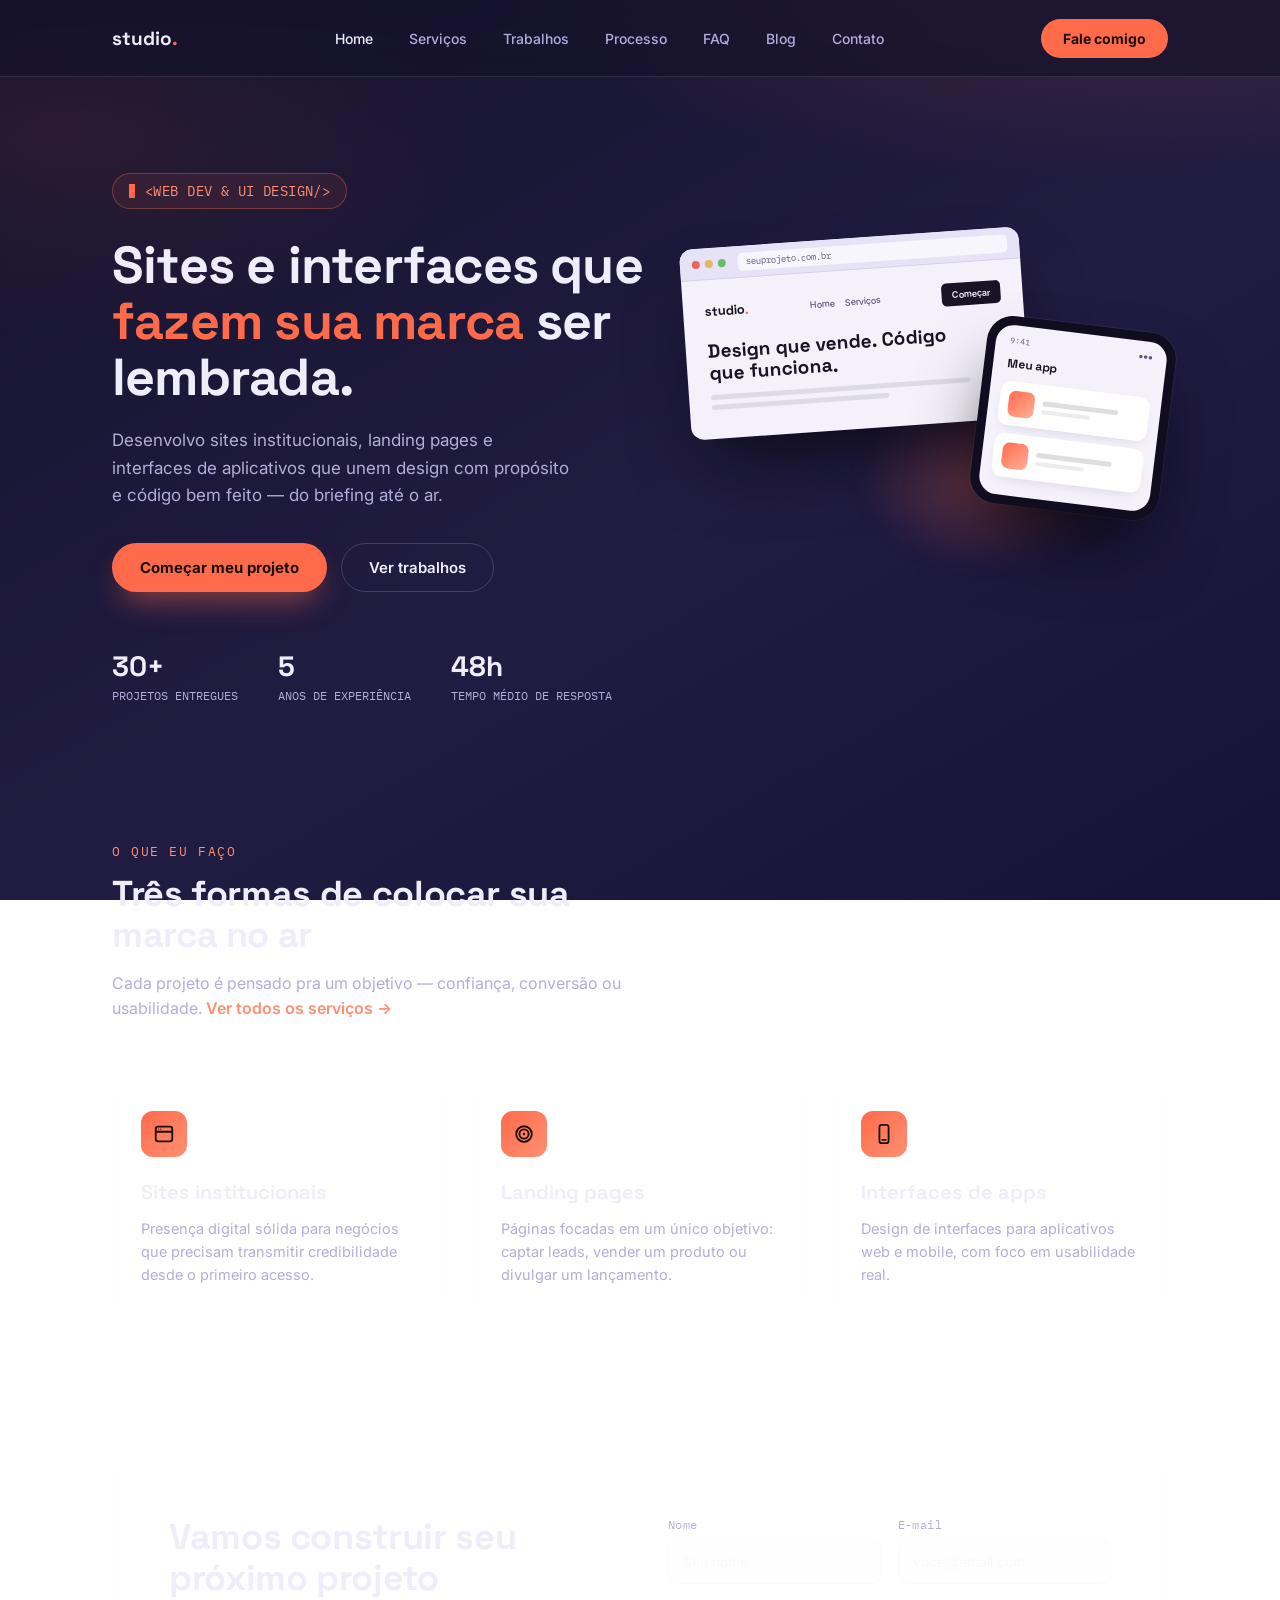
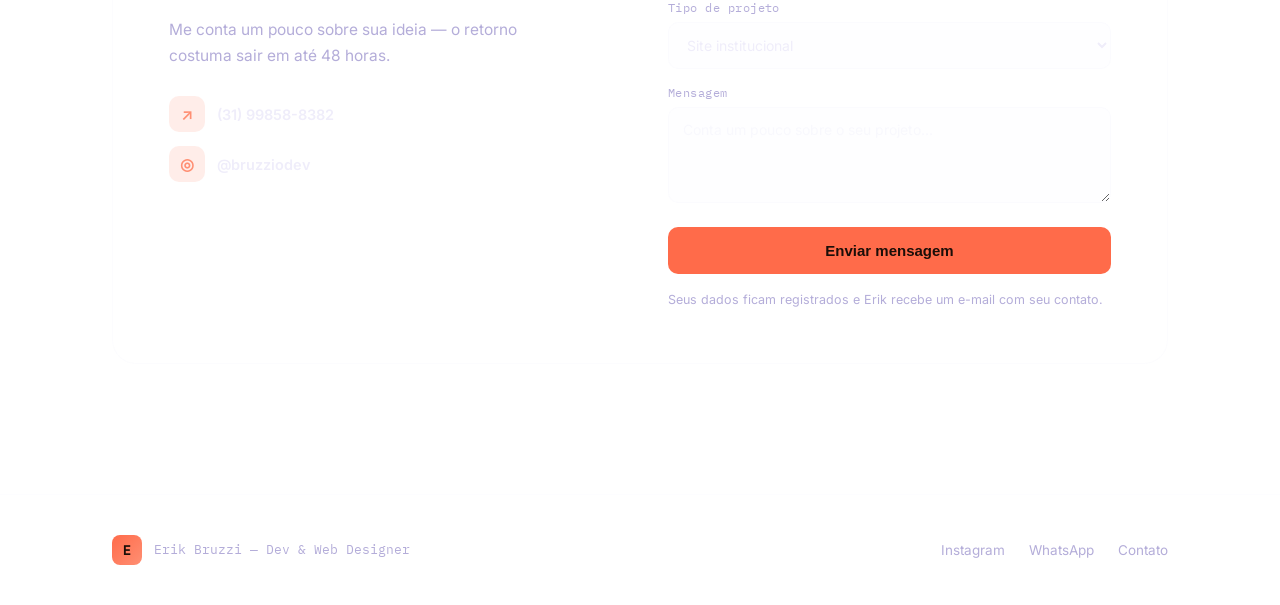
<file: index.html>
<!DOCTYPE html>
<html lang="pt-BR">
<head>
<meta charset="UTF-8">
<meta name="viewport" content="width=device-width, initial-scale=1.0">
<title>studio. — Sites, Landing Pages e Apps | Erik Bruzzi</title>
<link rel="icon" type="image/png" sizes="32x32" href="favicon-32.png">
<link rel="icon" type="image/png" sizes="16x16" href="favicon-16.png">
<link rel="apple-touch-icon" sizes="180x180" href="apple-touch-icon.png">
<link rel="icon" type="image/x-icon" href="favicon.ico">
<meta name="description" content="Desenvolvimento e design de sites institucionais, landing pages e interfaces de app. Erik Bruzzi cria presença digital que gera confiança e clientes.">
<meta name="robots" content="index, follow, max-snippet:-1, max-image-preview:large, max-video-preview:-1">
<link rel="canonical" href="https://studioservice.netlify.app/">

<meta property="og:title" content="studio. — Sites, Landing Pages e Apps | Erik Bruzzi">
<meta property="og:description" content="Desenvolvimento e design de sites institucionais, landing pages e interfaces de app que unem design com propósito e código bem feito.">
<meta property="og:type" content="website">
<meta property="og:url" content="https://studioservice.netlify.app/">
<meta property="og:image" content="https://studioservice.netlify.app/og-image.png">
<meta property="og:locale" content="pt_BR">
<meta name="twitter:card" content="summary_large_image">
<meta name="twitter:title" content="studio. — Sites, Landing Pages e Apps | Erik Bruzzi">
<meta name="twitter:description" content="Desenvolvimento e design de sites institucionais, landing pages e interfaces de app que unem design com propósito e código bem feito.">
<meta name="twitter:image" content="https://studioservice.netlify.app/og-image.png">

<script type="application/ld+json">
{
  "@context": "https://schema.org",
  "@graph": [
    {
      "@type": "Person",
      "@id": "https://studioservice.netlify.app/#pessoa",
      "name": "Erik Bruzzi",
      "jobTitle": "Desenvolvedor Web e Web Designer",
      "description": "Desenvolvedor e designer especializado em sites institucionais, landing pages e interfaces de aplicativos web.",
      "knowsAbout": ["Desenvolvimento Web", "UI Design", "UX Design", "Landing Pages", "Interfaces de Aplicativos"],
      "knowsLanguage": ["pt-BR"],
      "worksFor": { "@id": "https://studioservice.netlify.app/#organizacao" },
      "url": "https://studioservice.netlify.app/",
      "sameAs": ["https://instagram.com/bruzziodev"]
    },
    {
      "@type": "Organization",
      "@id": "https://studioservice.netlify.app/#organizacao",
      "name": "studio.",
      "url": "https://studioservice.netlify.app/",
      "founder": { "@id": "https://studioservice.netlify.app/#pessoa" },
      "areaServed": { "@type": "Country", "name": "Brasil" },
      "knowsAbout": ["Sites institucionais", "Landing pages", "Interfaces de aplicativos"],
      "contactPoint": {
        "@type": "ContactPoint",
        "contactType": "customer support",
        "telephone": "+5531998588382",
        "availableLanguage": ["Portuguese"]
      },
      "sameAs": ["https://instagram.com/bruzziodev"]
    },
    {
      "@type": "WebSite",
      "@id": "https://studioservice.netlify.app/#website",
      "url": "https://studioservice.netlify.app/",
      "name": "studio.",
      "publisher": { "@id": "https://studioservice.netlify.app/#organizacao" },
      "inLanguage": "pt-BR"
    }
  ]
}
</script>

<link rel="preconnect" href="https://fonts.googleapis.com">
<link href="https://fonts.googleapis.com/css2?family=Space+Grotesk:wght@400;500;600;700&family=Inter:wght@400;500;600;700;800&family=IBM+Plex+Mono:wght@400;500&display=swap" rel="stylesheet">
<link rel="stylesheet" href="styles.css">
</head>
<body>

<header>
  <nav class="wrap">
    <div class="logo">studio<span>.</span></div>
    <div class="nav-links">
      <a href="index.html" class="active">Home</a>
      <a href="servicos.html">Serviços</a>
      <a href="trabalhos.html">Trabalhos</a>
      <a href="processo.html">Processo</a>
      <a href="faq.html">FAQ</a>
      <a href="https://blog-studiodot.netlify.app/">Blog</a>
      <a href="#contato">Contato</a>
    </div>
    <a href="#contato" class="nav-cta">Fale comigo</a>
    <button class="nav-toggle" id="navToggle" aria-label="Abrir menu" aria-expanded="false">
      <span></span><span></span><span></span>
    </button>
  </nav>
</header>

<div class="mobile-menu" id="mobileMenu">
  <div class="wrap">
      <a href="index.html" class="active">Home</a>
      <a href="servicos.html">Serviços</a>
      <a href="trabalhos.html">Trabalhos</a>
      <a href="processo.html">Processo</a>
      <a href="faq.html">FAQ</a>
      <a href="https://blog-studiodot.netlify.app/">Blog</a>
      <a href="#contato">Contato</a>
    <a href="#contato" class="btn-primary mobile-cta">Fale comigo</a>
  </div>
</div>


<section class="hero">
  <div class="wrap">
    <div>
      <div class="eyebrow"><span class="cursor"></span>&lt;WEB DEV &amp; UI DESIGN/&gt;</div>
      <h1>Sites e interfaces que <span class="hl">fazem sua marca</span> ser lembrada.</h1>
      <p class="hero-sub">Desenvolvo sites institucionais, landing pages e interfaces de aplicativos que unem design com propósito e código bem feito — do briefing até o ar.</p>
      <div class="hero-btns">
        <a href="#contato" class="btn-primary">Começar meu projeto</a>
        <a href="trabalhos.html" class="btn-ghost">Ver trabalhos</a>
      </div>
      <div class="trust-row">
        <div class="trust-item"><div class="num">30+</div><div class="lbl">PROJETOS ENTREGUES</div></div>
        <div class="trust-item"><div class="num">5</div><div class="lbl">ANOS DE EXPERIÊNCIA</div></div>
        <div class="trust-item"><div class="num">48h</div><div class="lbl">TEMPO MÉDIO DE RESPOSTA</div></div>
      </div>
    </div>

    <div class="hero-visual">
      <div class="glow-link"></div>
      <div class="browser-wrap">
        <div class="browser">
          <div class="browser-top">
            <div class="traffic"><span class="r"></span><span class="y"></span><span class="g"></span></div>
            <div class="urlbar">seuprojeto.com.br</div>
          </div>
          <div class="site">
            <div class="site-nav">
              <div class="site-logo">studio<span>.</span></div>
              <div class="site-links"><span>Home</span><span>Serviços</span></div>
              <div class="site-cta">Começar</div>
            </div>
            <div class="site-hero-title">Design que vende. Código que funciona.</div>
            <div class="line w1"></div>
            <div class="line w2"></div>
          </div>
        </div>
      </div>
      <div class="phone-wrap">
        <div class="phone">
          <div class="phone-screen">
            <div class="phone-status"><span>9:41</span><span>●●●</span></div>
            <div class="phone-header">Meu app</div>
            <div class="app-card"><div class="thumb"></div><div class="meta"><div class="l1"></div><div class="l2"></div></div></div>
            <div class="app-card"><div class="thumb"></div><div class="meta"><div class="l1"></div><div class="l2"></div></div></div>
          </div>
        </div>
      </div>
    </div>
  </div>
</section>

<section class="services">
  <div class="wrap">
    <div class="section-head">
      <span class="section-tag">O que eu faço</span>
      <h2>Três formas de colocar sua marca no ar</h2>
      <p class="section-sub">Cada projeto é pensado pra um objetivo — confiança, conversão ou usabilidade. <a href="servicos.html" style="color:var(--coral-soft); font-weight:600;">Ver todos os serviços →</a></p>
    </div>
    <div class="services-grid">
      <div class="service-card">
        <div class="service-icon"><svg viewBox="0 0 24 24" width="22" height="22" fill="none" stroke="#1B0E08" stroke-width="2" stroke-linecap="round" stroke-linejoin="round"><rect x="3" y="4" width="18" height="16" rx="2.5"/><line x1="3" y1="9.5" x2="21" y2="9.5"/><circle cx="6.2" cy="6.7" r="0.6" fill="#1B0E08" stroke="none"/><circle cx="8.4" cy="6.7" r="0.6" fill="#1B0E08" stroke="none"/></svg></div>
        <h3>Sites institucionais</h3>
        <p>Presença digital sólida para negócios que precisam transmitir credibilidade desde o primeiro acesso.</p>
      </div>
      <div class="service-card">
        <div class="service-icon"><svg viewBox="0 0 24 24" width="22" height="22" fill="none" stroke="#1B0E08" stroke-width="2" stroke-linecap="round" stroke-linejoin="round"><circle cx="12" cy="12" r="8.5"/><circle cx="12" cy="12" r="5"/><circle cx="12" cy="12" r="1.3" fill="#1B0E08" stroke="none"/></svg></div>
        <h3>Landing pages</h3>
        <p>Páginas focadas em um único objetivo: captar leads, vender um produto ou divulgar um lançamento.</p>
      </div>
      <div class="service-card">
        <div class="service-icon"><svg viewBox="0 0 24 24" width="22" height="22" fill="none" stroke="#1B0E08" stroke-width="2" stroke-linecap="round" stroke-linejoin="round"><rect x="7" y="2" width="10" height="20" rx="2.5"/><line x1="10" y1="18.4" x2="14" y2="18.4"/></svg></div>
        <h3>Interfaces de apps</h3>
        <p>Design de interfaces para aplicativos web e mobile, com foco em usabilidade real.</p>
      </div>
    </div>
  </div>
</section>

<section class="contact" id="contato">
  <div class="wrap">
    <div class="contact-box">
      <div class="contact-left">
        <h2>Vamos construir seu próximo projeto</h2>
        <p>Me conta um pouco sobre sua ideia — o retorno costuma sair em até 48 horas.</p>
        <div class="contact-direct">
          <a href="https://wa.me/5531998588382" target="_blank" rel="noopener"><span class="ic">↗</span> (31) 99858-8382</a>
          <a href="https://instagram.com/bruzziodev" target="_blank" rel="noopener"><span class="ic">◎</span> @bruzziodev</a>
        </div>
      </div>

      <form id="contactForm">
        <input type="hidden" name="_subject" value="Novo contato pelo site — studio.">
        <div class="form-row">
          <div class="field">
            <label for="nome">Nome</label>
            <input type="text" id="nome" name="nome" placeholder="Seu nome" required>
          </div>
          <div class="field">
            <label for="email">E-mail</label>
            <input type="email" id="email" name="email" placeholder="voce@email.com" required>
          </div>
        </div>
        <div class="field">
          <label for="tipo">Tipo de projeto</label>
          <select id="tipo" name="tipo">
            <option>Site institucional</option>
            <option>Landing page</option>
            <option>Interface de app</option>
            <option>Outro</option>
          </select>
        </div>
        <div class="field">
          <label for="mensagem">Mensagem</label>
          <textarea id="mensagem" name="mensagem" placeholder="Conta um pouco sobre o seu projeto..." required></textarea>
        </div>
        <button type="submit" class="submit-btn" id="submitBtn">Enviar mensagem</button>
        <p class="form-note" id="formNote">Seus dados ficam registrados e Erik recebe um e-mail com seu contato.</p>
      </form>
    </div>
  </div>
</section>

<footer>
  <div class="wrap">
    <div class="footer-left">
      <div class="footer-mark">E</div>
      <span>Erik Bruzzi — Dev &amp; Web Designer</span>
    </div>
    <div class="footer-links">
      <a href="https://instagram.com/bruzziodev" target="_blank" rel="noopener">Instagram</a>
      <a href="https://wa.me/5531998588382" target="_blank" rel="noopener">WhatsApp</a>
      <a href="#contato">Contato</a>
    </div>
  </div>
</footer>

<script>
  const FORMSPREE_ENDPOINT = 'https://formspree.io/f/xppazywl';

  const form = document.getElementById('contactForm');
  const btn = document.getElementById('submitBtn');
  const note = document.getElementById('formNote');

  form.addEventListener('submit', async function(e){
    e.preventDefault();

    btn.disabled = true;
    btn.textContent = 'Enviando...';

    try {
      const response = await fetch(FORMSPREE_ENDPOINT, {
        method: 'POST',
        headers: { 'Accept': 'application/json' },
        body: new FormData(form)
      });

      if (response.ok) {
        form.reset();
        note.textContent = 'Mensagem enviada! Erik vai receber seus dados e entrar em contato em breve.';
        note.style.color = '#8FD19E';
        btn.textContent = 'Enviado ✓';
      } else {
        throw new Error('Falha no envio');
      }
    } catch (err) {
      note.textContent = 'Algo deu errado. Tente novamente ou chame no WhatsApp.';
      note.style.color = '#FF6B4A';
      btn.disabled = false;
      btn.textContent = 'Enviar mensagem';
    }
  });
</script>

<script src="script.js"></script>
</body>
</html>
</file>
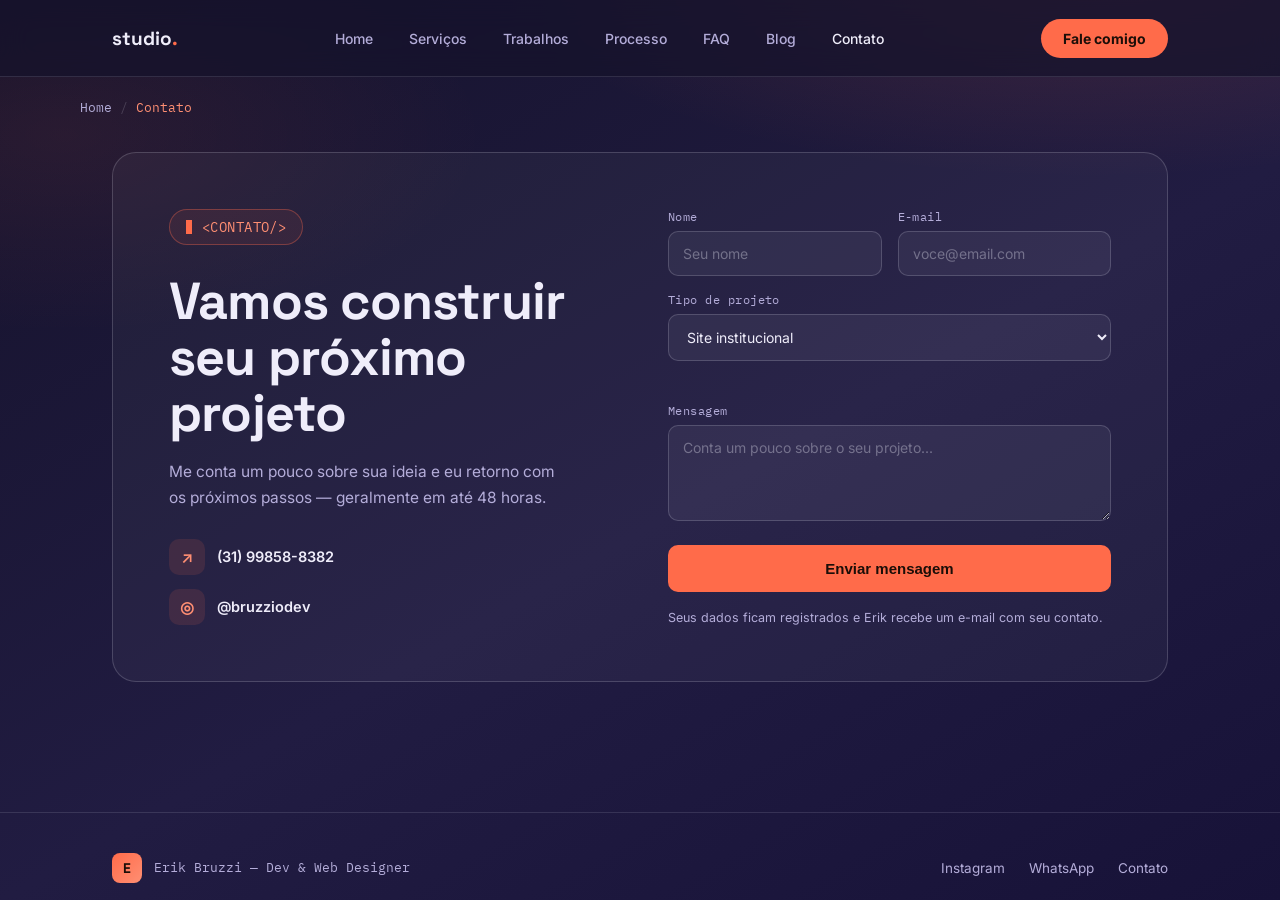
<file: contato.html>
<!DOCTYPE html>
<html lang="pt-BR">
<head>
<meta charset="UTF-8">
<meta name="viewport" content="width=device-width, initial-scale=1.0">
<title>Contato — Peça um Orçamento | studio.</title>
<link rel="icon" type="image/png" sizes="32x32" href="favicon-32.png">
<link rel="icon" type="image/png" sizes="16x16" href="favicon-16.png">
<link rel="apple-touch-icon" sizes="180x180" href="apple-touch-icon.png">
<link rel="icon" type="image/x-icon" href="favicon.ico">
<meta name="description" content="Fale com Erik Bruzzi sobre o seu projeto de site, landing page ou interface de app. Resposta em até 48 horas.">
<meta name="robots" content="index, follow, max-snippet:-1, max-image-preview:large, max-video-preview:-1">
<link rel="canonical" href="https://studioservice.netlify.app/contato.html">

<meta property="og:title" content="Contato — Peça um Orçamento | studio.">
<meta property="og:description" content="Fale com Erik Bruzzi sobre o seu projeto de site, landing page ou interface de app. Resposta em até 48 horas.">
<meta property="og:type" content="website">
<meta property="og:url" content="https://studioservice.netlify.app/contato.html">
<meta property="og:image" content="https://studioservice.netlify.app/og-image.png">
<meta property="og:locale" content="pt_BR">
<meta name="twitter:card" content="summary_large_image">
<meta name="twitter:title" content="Contato — Peça um Orçamento | studio.">
<meta name="twitter:image" content="https://studioservice.netlify.app/og-image.png">

<script type="application/ld+json">
{
  "@context": "https://schema.org",
  "@type": "BreadcrumbList",
  "itemListElement": [
    { "@type": "ListItem", "position": 1, "name": "Home", "item": "https://studioservice.netlify.app/" },
    { "@type": "ListItem", "position": 2, "name": "Contato", "item": "https://studioservice.netlify.app/contato.html" }
  ]
}
</script>

<link rel="preconnect" href="https://fonts.googleapis.com">
<link href="https://fonts.googleapis.com/css2?family=Space+Grotesk:wght@400;500;600;700&family=Inter:wght@400;500;600;700;800&family=IBM+Plex+Mono:wght@400;500&display=swap" rel="stylesheet">
<link rel="stylesheet" href="styles.css">
</head>
<body>

<header>
  <nav class="wrap">
    <div class="logo">studio<span>.</span></div>
    <div class="nav-links">
      <a href="index.html">Home</a>
      <a href="servicos.html">Serviços</a>
      <a href="trabalhos.html">Trabalhos</a>
      <a href="processo.html">Processo</a>
      <a href="faq.html">FAQ</a>
      <a href="https://blog-studiodot.netlify.app/">Blog</a>
      <a href="contato.html" class="active">Contato</a>
    </div>
    <a href="contato.html" class="nav-cta">Fale comigo</a>
    <button class="nav-toggle" id="navToggle" aria-label="Abrir menu" aria-expanded="false">
      <span></span><span></span><span></span>
    </button>
  </nav>
</header>

<div class="mobile-menu" id="mobileMenu">
  <div class="wrap">
      <a href="index.html">Home</a>
      <a href="servicos.html">Serviços</a>
      <a href="trabalhos.html">Trabalhos</a>
      <a href="processo.html">Processo</a>
      <a href="faq.html">FAQ</a>
      <a href="https://blog-studiodot.netlify.app/">Blog</a>
      <a href="contato.html" class="active">Contato</a>
    <a href="contato.html" class="btn-primary mobile-cta">Fale comigo</a>
  </div>
</div>


<div class="wrap breadcrumb">
  <a href="index.html">Home</a><span class="sep">/</span><span class="current">Contato</span>
</div>

<section class="contact" id="contato" style="padding-top:36px;">
  <div class="wrap">
    <div class="contact-box">
      <div class="contact-left">
        <div class="eyebrow"><span class="cursor"></span>&lt;CONTATO/&gt;</div>
        <h1>Vamos construir seu próximo projeto</h1>
        <p>Me conta um pouco sobre sua ideia e eu retorno com os próximos passos — geralmente em até 48 horas.</p>
        <div class="contact-direct">
          <a href="https://wa.me/5531998588382" target="_blank" rel="noopener"><span class="ic">↗</span> (31) 99858-8382</a>
          <a href="https://instagram.com/bruzziodev" target="_blank" rel="noopener"><span class="ic">◎</span> @bruzziodev</a>
        </div>
      </div>

      <form id="contactForm">
        <input type="hidden" name="_subject" value="Novo contato pelo site — studio.">
        <div class="form-row">
          <div class="field">
            <label for="nome">Nome</label>
            <input type="text" id="nome" name="nome" placeholder="Seu nome" required>
          </div>
          <div class="field">
            <label for="email">E-mail</label>
            <input type="email" id="email" name="email" placeholder="voce@email.com" required>
          </div>
        </div>
        <div class="field">
          <label for="tipo">Tipo de projeto</label>
          <select id="tipo" name="tipo">
            <option>Site institucional</option>
            <option>Landing page</option>
            <option>Interface de app</option>
            <option>Outro</option>
          </select>
        </div>
        <div class="field">
          <label for="mensagem">Mensagem</label>
          <textarea id="mensagem" name="mensagem" placeholder="Conta um pouco sobre o seu projeto..." required></textarea>
        </div>
        <button type="submit" class="submit-btn" id="submitBtn">Enviar mensagem</button>
        <p class="form-note" id="formNote">Seus dados ficam registrados e Erik recebe um e-mail com seu contato.</p>
      </form>
    </div>
  </div>
</section>

<footer>
  <div class="wrap">
    <div class="footer-left">
      <div class="footer-mark">E</div>
      <span>Erik Bruzzi — Dev &amp; Web Designer</span>
    </div>
    <div class="footer-links">
      <a href="https://instagram.com/bruzziodev" target="_blank" rel="noopener">Instagram</a>
      <a href="https://wa.me/5531998588382" target="_blank" rel="noopener">WhatsApp</a>
      <a href="contato.html">Contato</a>
    </div>
  </div>
</footer>

<script>
  const FORMSPREE_ENDPOINT = 'https://formspree.io/f/xppazywl';

  const form = document.getElementById('contactForm');
  const btn = document.getElementById('submitBtn');
  const note = document.getElementById('formNote');

  form.addEventListener('submit', async function(e){
    e.preventDefault();

    btn.disabled = true;
    btn.textContent = 'Enviando...';

    try {
      const response = await fetch(FORMSPREE_ENDPOINT, {
        method: 'POST',
        headers: { 'Accept': 'application/json' },
        body: new FormData(form)
      });

      if (response.ok) {
        form.reset();
        note.textContent = 'Mensagem enviada! Erik vai receber seus dados e entrar em contato em breve.';
        note.style.color = '#8FD19E';
        btn.textContent = 'Enviado ✓';
      } else {
        throw new Error('Falha no envio');
      }
    } catch (err) {
      note.textContent = 'Algo deu errado. Tente novamente ou chame no WhatsApp.';
      note.style.color = '#FF6B4A';
      btn.disabled = false;
      btn.textContent = 'Enviar mensagem';
    }
  });
</script>

<script src="script.js"></script>
</body>
</html>
</file>
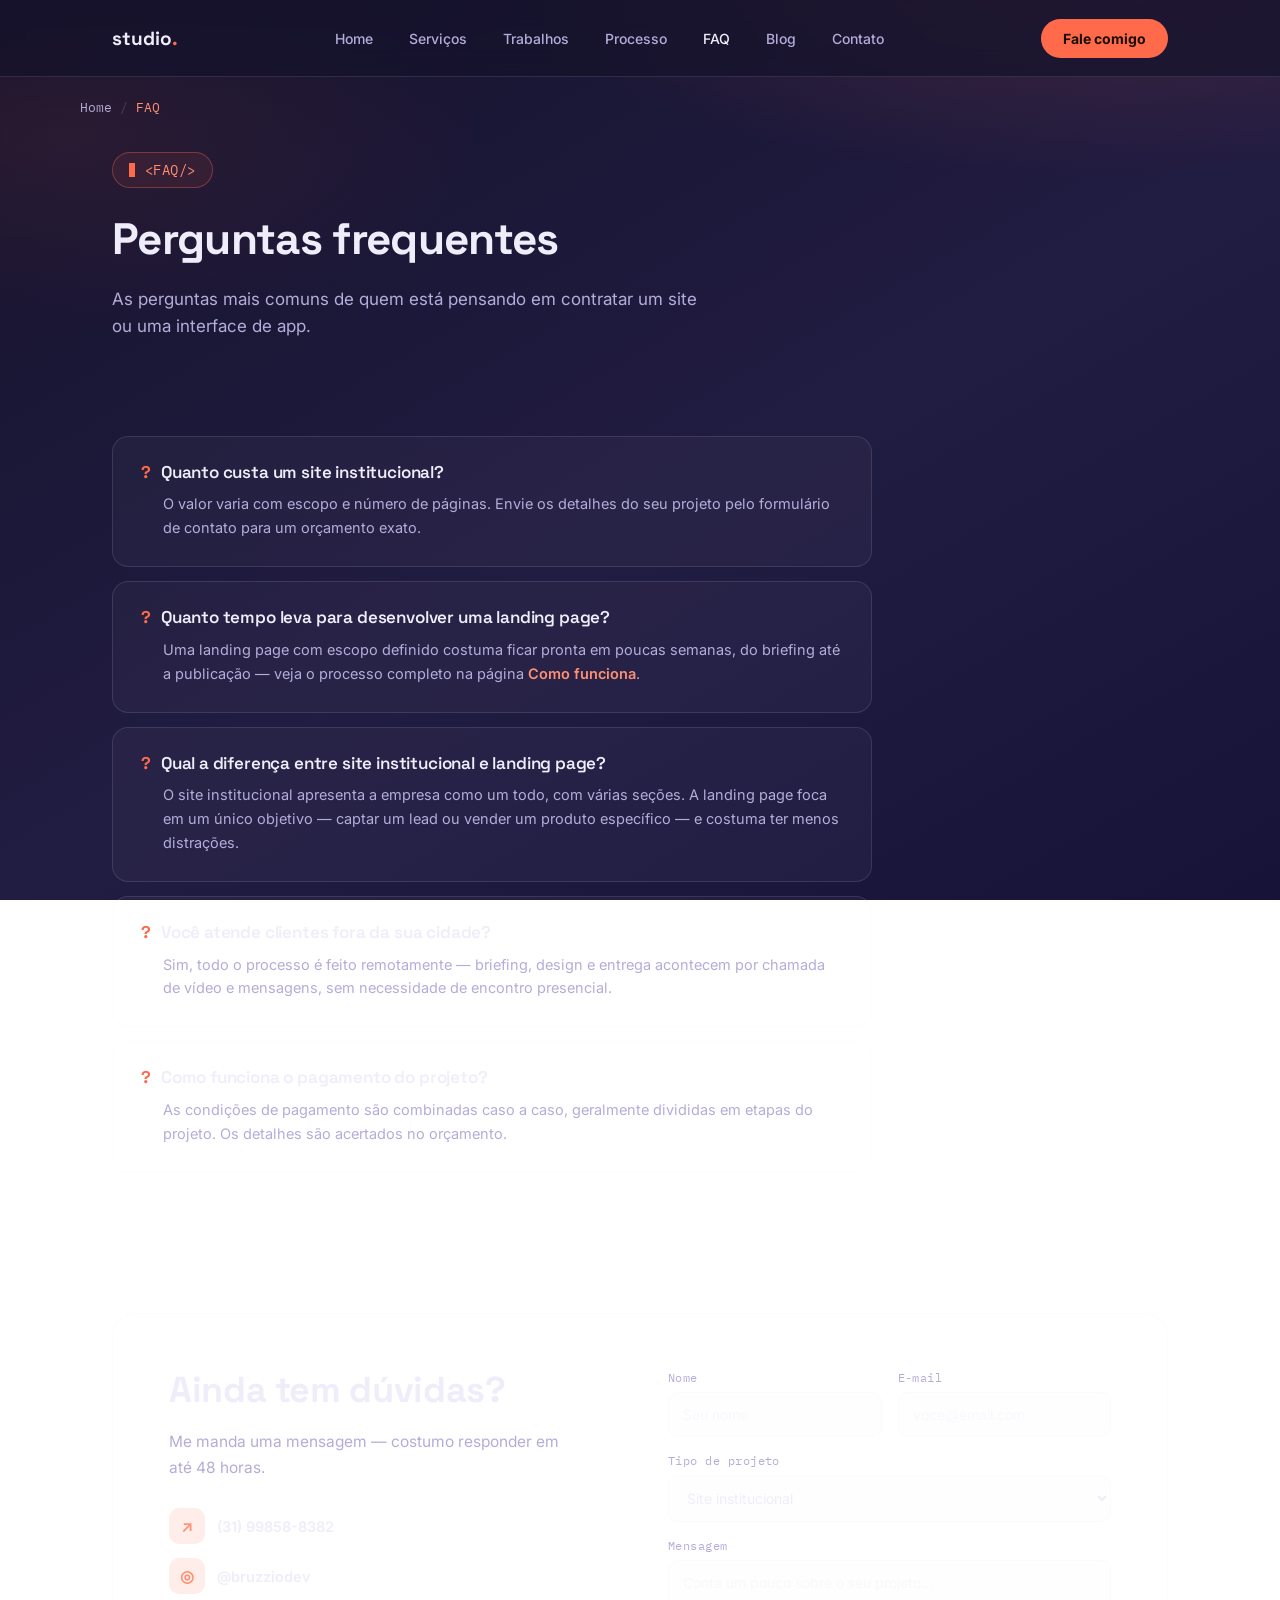
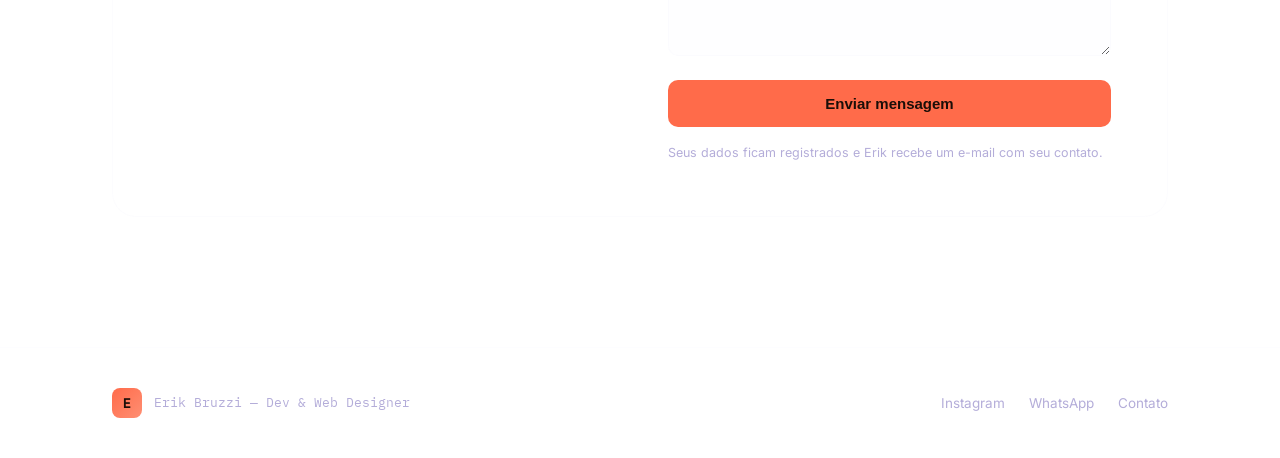
<file: faq.html>
<!DOCTYPE html>
<html lang="pt-BR">
<head>
<meta charset="UTF-8">
<meta name="viewport" content="width=device-width, initial-scale=1.0">
<title>Perguntas Frequentes — Sites e Interfaces de App | studio.</title>
<link rel="icon" type="image/png" sizes="32x32" href="favicon-32.png">
<link rel="icon" type="image/png" sizes="16x16" href="favicon-16.png">
<link rel="apple-touch-icon" sizes="180x180" href="apple-touch-icon.png">
<link rel="icon" type="image/x-icon" href="favicon.ico">
<meta name="description" content="Tire suas dúvidas sobre preço, prazo e processo de criação de sites institucionais, landing pages e interfaces de aplicativos.">
<meta name="robots" content="index, follow, max-snippet:-1, max-image-preview:large, max-video-preview:-1">
<link rel="canonical" href="https://studioservice.netlify.app/faq.html">

<meta property="og:title" content="Perguntas Frequentes — Sites e Interfaces de App | studio.">
<meta property="og:description" content="Tire suas dúvidas sobre preço, prazo e processo de criação de sites institucionais, landing pages e interfaces de aplicativos.">
<meta property="og:type" content="website">
<meta property="og:url" content="https://studioservice.netlify.app/faq.html">
<meta property="og:image" content="https://studioservice.netlify.app/og-image.png">
<meta property="og:locale" content="pt_BR">
<meta name="twitter:card" content="summary_large_image">
<meta name="twitter:title" content="Perguntas Frequentes — Sites e Interfaces de App | studio.">
<meta name="twitter:image" content="https://studioservice.netlify.app/og-image.png">

<script type="application/ld+json">
{
  "@context": "https://schema.org",
  "@graph": [
    {
      "@type": "BreadcrumbList",
      "itemListElement": [
        { "@type": "ListItem", "position": 1, "name": "Home", "item": "https://studioservice.netlify.app/" },
        { "@type": "ListItem", "position": 2, "name": "FAQ", "item": "https://studioservice.netlify.app/faq.html" }
      ]
    },
    {
      "@type": "FAQPage",
      "mainEntity": [
        {
          "@type": "Question",
          "name": "Quanto custa um site institucional?",
          "acceptedAnswer": { "@type": "Answer", "text": "O valor varia com escopo e número de páginas. Envie os detalhes do seu projeto pelo formulário de contato para um orçamento exato." }
        },
        {
          "@type": "Question",
          "name": "Quanto tempo leva para desenvolver uma landing page?",
          "acceptedAnswer": { "@type": "Answer", "text": "Uma landing page com escopo definido costuma ficar pronta em poucas semanas, do briefing até a publicação." }
        },
        {
          "@type": "Question",
          "name": "Qual a diferença entre site institucional e landing page?",
          "acceptedAnswer": { "@type": "Answer", "text": "O site institucional apresenta a empresa como um todo, com várias seções. A landing page foca em um único objetivo, como captar um lead ou vender um produto específico." }
        },
        {
          "@type": "Question",
          "name": "Você atende clientes fora da sua cidade?",
          "acceptedAnswer": { "@type": "Answer", "text": "Sim, todo o processo é feito remotamente, por chamada de vídeo e mensagens, do briefing até a entrega." }
        },
        {
          "@type": "Question",
          "name": "Como funciona o pagamento do projeto?",
          "acceptedAnswer": { "@type": "Answer", "text": "As condições de pagamento são combinadas caso a caso, geralmente divididas em etapas do projeto. Os detalhes são acertados no orçamento." }
        }
      ]
    }
  ]
}
</script>

<link rel="preconnect" href="https://fonts.googleapis.com">
<link href="https://fonts.googleapis.com/css2?family=Space+Grotesk:wght@400;500;600;700&family=Inter:wght@400;500;600;700;800&family=IBM+Plex+Mono:wght@400;500&display=swap" rel="stylesheet">
<link rel="stylesheet" href="styles.css">
</head>
<body>

<header>
  <nav class="wrap">
    <div class="logo">studio<span>.</span></div>
    <div class="nav-links">
      <a href="index.html">Home</a>
      <a href="servicos.html">Serviços</a>
      <a href="trabalhos.html">Trabalhos</a>
      <a href="processo.html">Processo</a>
      <a href="faq.html" class="active">FAQ</a>
      <a href="https://blog-studiodot.netlify.app/">Blog</a>
      <a href="#contato">Contato</a>
    </div>
    <a href="#contato" class="nav-cta">Fale comigo</a>
    <button class="nav-toggle" id="navToggle" aria-label="Abrir menu" aria-expanded="false">
      <span></span><span></span><span></span>
    </button>
  </nav>
</header>

<div class="mobile-menu" id="mobileMenu">
  <div class="wrap">
      <a href="index.html">Home</a>
      <a href="servicos.html">Serviços</a>
      <a href="trabalhos.html">Trabalhos</a>
      <a href="processo.html">Processo</a>
      <a href="faq.html" class="active">FAQ</a>
      <a href="https://blog-studiodot.netlify.app/">Blog</a>
      <a href="#contato">Contato</a>
    <a href="#contato" class="btn-primary mobile-cta">Fale comigo</a>
  </div>
</div>


<div class="wrap breadcrumb">
  <a href="index.html">Home</a><span class="sep">/</span><span class="current">FAQ</span>
</div>

<section class="page-hero">
  <div class="wrap">
    <div class="eyebrow"><span class="cursor"></span>&lt;FAQ/&gt;</div>
    <h1>Perguntas frequentes</h1>
    <p class="page-sub">As perguntas mais comuns de quem está pensando em contratar um site ou uma interface de app.</p>
  </div>
</section>

<section class="faq">
  <div class="wrap">
    <div class="faq-list">
      <div class="faq-item">
        <h2>Quanto custa um site institucional?</h2>
        <p>O valor varia com escopo e número de páginas. Envie os detalhes do seu projeto pelo formulário de contato para um orçamento exato.</p>
      </div>
      <div class="faq-item">
        <h2>Quanto tempo leva para desenvolver uma landing page?</h2>
        <p>Uma landing page com escopo definido costuma ficar pronta em poucas semanas, do briefing até a publicação — veja o processo completo na página <a href="processo.html" style="color:var(--coral-soft); font-weight:600;">Como funciona</a>.</p>
      </div>
      <div class="faq-item">
        <h2>Qual a diferença entre site institucional e landing page?</h2>
        <p>O site institucional apresenta a empresa como um todo, com várias seções. A landing page foca em um único objetivo — captar um lead ou vender um produto específico — e costuma ter menos distrações.</p>
      </div>
      <div class="faq-item">
        <h2>Você atende clientes fora da sua cidade?</h2>
        <p>Sim, todo o processo é feito remotamente — briefing, design e entrega acontecem por chamada de vídeo e mensagens, sem necessidade de encontro presencial.</p>
      </div>
      <div class="faq-item">
        <h2>Como funciona o pagamento do projeto?</h2>
        <p>As condições de pagamento são combinadas caso a caso, geralmente divididas em etapas do projeto. Os detalhes são acertados no orçamento.</p>
      </div>
    </div>
  </div>
</section>

<section class="contact" id="contato">
  <div class="wrap">
    <div class="contact-box">
      <div class="contact-left">
        <h2>Ainda tem dúvidas?</h2>
        <p>Me manda uma mensagem — costumo responder em até 48 horas.</p>
        <div class="contact-direct">
          <a href="https://wa.me/5531998588382" target="_blank" rel="noopener"><span class="ic">↗</span> (31) 99858-8382</a>
          <a href="https://instagram.com/bruzziodev" target="_blank" rel="noopener"><span class="ic">◎</span> @bruzziodev</a>
        </div>
      </div>

      <form id="contactForm">
        <input type="hidden" name="_subject" value="Novo contato pelo site — studio.">
        <div class="form-row">
          <div class="field">
            <label for="nome">Nome</label>
            <input type="text" id="nome" name="nome" placeholder="Seu nome" required>
          </div>
          <div class="field">
            <label for="email">E-mail</label>
            <input type="email" id="email" name="email" placeholder="voce@email.com" required>
          </div>
        </div>
        <div class="field">
          <label for="tipo">Tipo de projeto</label>
          <select id="tipo" name="tipo">
            <option>Site institucional</option>
            <option>Landing page</option>
            <option>Interface de app</option>
            <option>Outro</option>
          </select>
        </div>
        <div class="field">
          <label for="mensagem">Mensagem</label>
          <textarea id="mensagem" name="mensagem" placeholder="Conta um pouco sobre o seu projeto..." required></textarea>
        </div>
        <button type="submit" class="submit-btn" id="submitBtn">Enviar mensagem</button>
        <p class="form-note" id="formNote">Seus dados ficam registrados e Erik recebe um e-mail com seu contato.</p>
      </form>
    </div>
  </div>
</section>

<footer>
  <div class="wrap">
    <div class="footer-left">
      <div class="footer-mark">E</div>
      <span>Erik Bruzzi — Dev &amp; Web Designer</span>
    </div>
    <div class="footer-links">
      <a href="https://instagram.com/bruzziodev" target="_blank" rel="noopener">Instagram</a>
      <a href="https://wa.me/5531998588382" target="_blank" rel="noopener">WhatsApp</a>
      <a href="#contato">Contato</a>
    </div>
  </div>
</footer>

<script>
  const FORMSPREE_ENDPOINT = 'https://formspree.io/f/xppazywl';

  const form = document.getElementById('contactForm');
  const btn = document.getElementById('submitBtn');
  const note = document.getElementById('formNote');

  form.addEventListener('submit', async function(e){
    e.preventDefault();

    btn.disabled = true;
    btn.textContent = 'Enviando...';

    try {
      const response = await fetch(FORMSPREE_ENDPOINT, {
        method: 'POST',
        headers: { 'Accept': 'application/json' },
        body: new FormData(form)
      });

      if (response.ok) {
        form.reset();
        note.textContent = 'Mensagem enviada! Erik vai receber seus dados e entrar em contato em breve.';
        note.style.color = '#8FD19E';
        btn.textContent = 'Enviado ✓';
      } else {
        throw new Error('Falha no envio');
      }
    } catch (err) {
      note.textContent = 'Algo deu errado. Tente novamente ou chame no WhatsApp.';
      note.style.color = '#FF6B4A';
      btn.disabled = false;
      btn.textContent = 'Enviar mensagem';
    }
  });
</script>

<script src="script.js"></script>
</body>
</html>
</file>
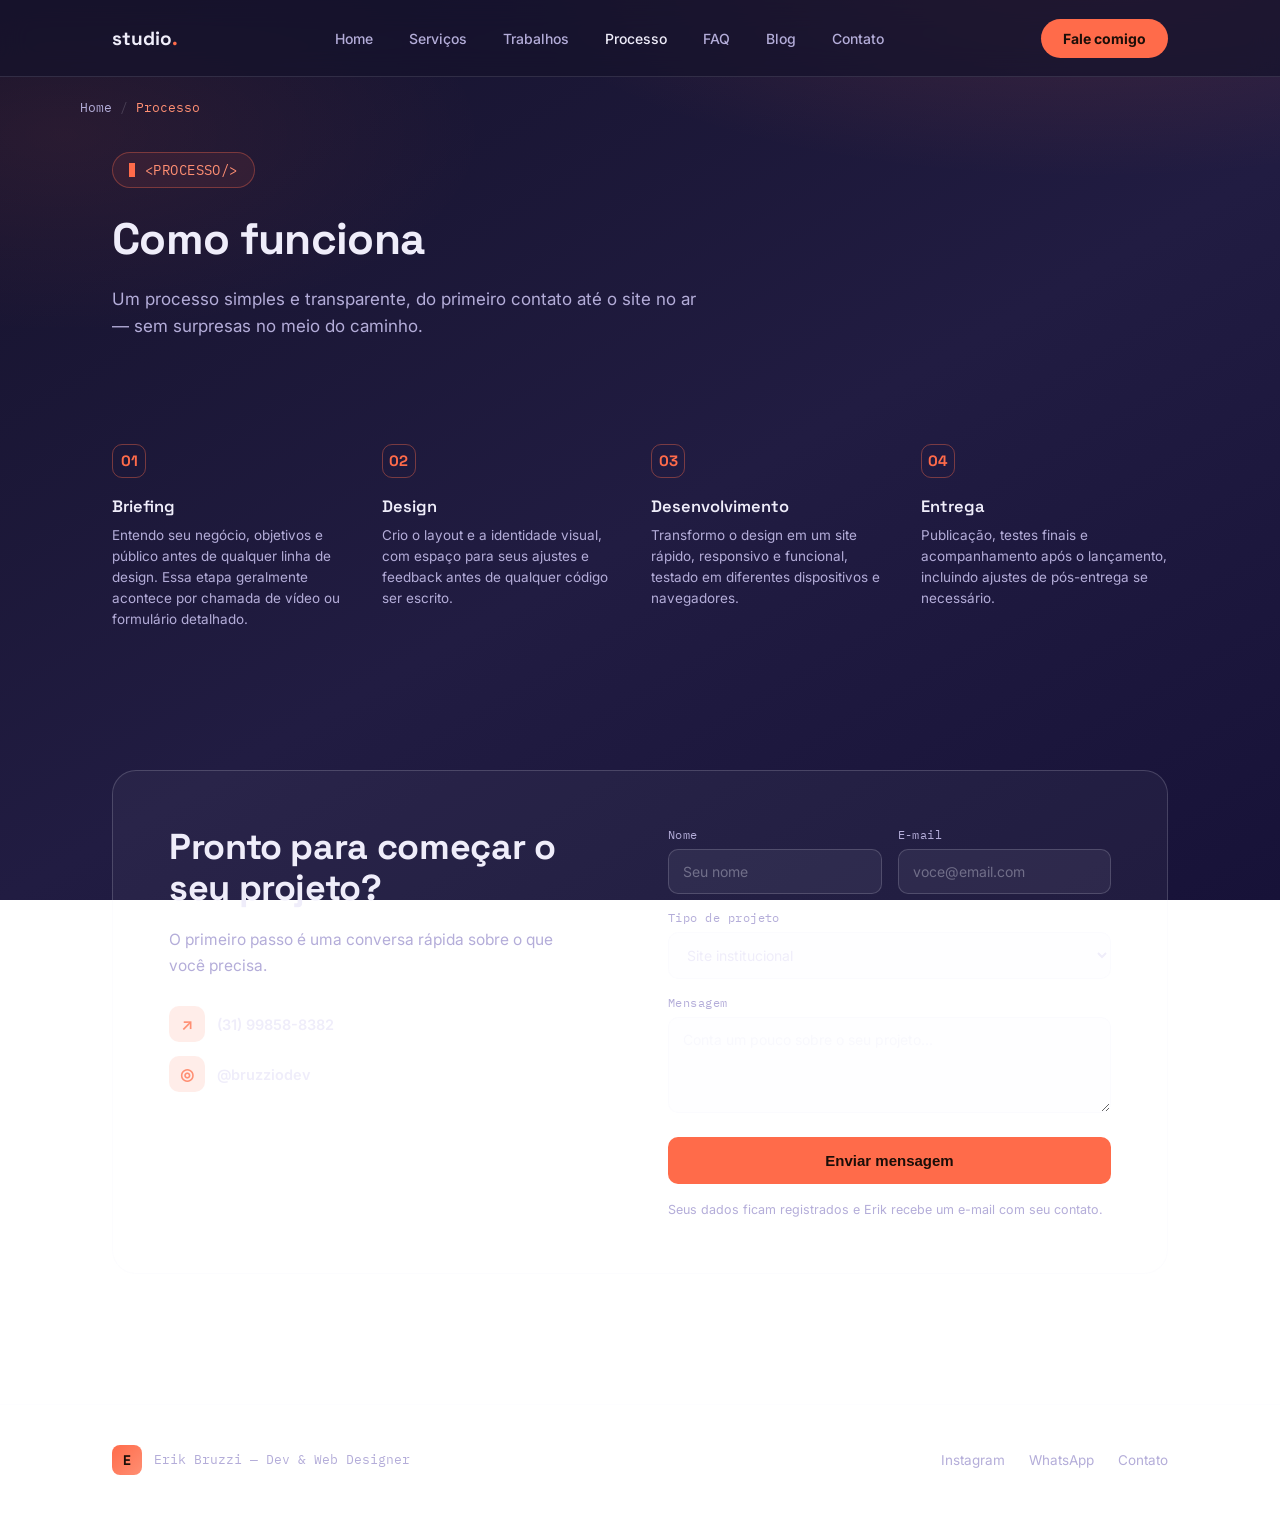
<file: processo.html>
<!DOCTYPE html>
<html lang="pt-BR">
<head>
<meta charset="UTF-8">
<meta name="viewport" content="width=device-width, initial-scale=1.0">
<title>Processo — Como Funciona um Projeto | studio.</title>
<link rel="icon" type="image/png" sizes="32x32" href="favicon-32.png">
<link rel="icon" type="image/png" sizes="16x16" href="favicon-16.png">
<link rel="apple-touch-icon" sizes="180x180" href="apple-touch-icon.png">
<link rel="icon" type="image/x-icon" href="favicon.ico">
<meta name="description" content="Veja o passo a passo de como Erik Bruzzi desenvolve um site ou interface de app: briefing, design, desenvolvimento e entrega.">
<meta name="robots" content="index, follow, max-snippet:-1, max-image-preview:large, max-video-preview:-1">
<link rel="canonical" href="https://studioservice.netlify.app/processo.html">

<meta property="og:title" content="Processo — Como Funciona um Projeto | studio.">
<meta property="og:description" content="Veja o passo a passo de como Erik Bruzzi desenvolve um site ou interface de app: briefing, design, desenvolvimento e entrega.">
<meta property="og:type" content="website">
<meta property="og:url" content="https://studioservice.netlify.app/processo.html">
<meta property="og:image" content="https://studioservice.netlify.app/og-image.png">
<meta property="og:locale" content="pt_BR">
<meta name="twitter:card" content="summary_large_image">
<meta name="twitter:title" content="Processo — Como Funciona um Projeto | studio.">
<meta name="twitter:image" content="https://studioservice.netlify.app/og-image.png">

<script type="application/ld+json">
{
  "@context": "https://schema.org",
  "@graph": [
    {
      "@type": "BreadcrumbList",
      "itemListElement": [
        { "@type": "ListItem", "position": 1, "name": "Home", "item": "https://studioservice.netlify.app/" },
        { "@type": "ListItem", "position": 2, "name": "Processo", "item": "https://studioservice.netlify.app/processo.html" }
      ]
    },
    {
      "@type": "HowTo",
      "name": "Como funciona um projeto com a studio.",
      "step": [
        { "@type": "HowToStep", "name": "Briefing", "text": "Entendo seu negócio, objetivos e público antes de qualquer linha de design." },
        { "@type": "HowToStep", "name": "Design", "text": "Crio o layout e a identidade visual, com espaço para ajustes e feedback." },
        { "@type": "HowToStep", "name": "Desenvolvimento", "text": "Transformo o design em um site rápido, responsivo e funcional." },
        { "@type": "HowToStep", "name": "Entrega", "text": "Publicação, testes finais e acompanhamento após o lançamento." }
      ]
    }
  ]
}
</script>

<link rel="preconnect" href="https://fonts.googleapis.com">
<link href="https://fonts.googleapis.com/css2?family=Space+Grotesk:wght@400;500;600;700&family=Inter:wght@400;500;600;700;800&family=IBM+Plex+Mono:wght@400;500&display=swap" rel="stylesheet">
<link rel="stylesheet" href="styles.css">
</head>
<body>

<header>
  <nav class="wrap">
    <div class="logo">studio<span>.</span></div>
    <div class="nav-links">
      <a href="index.html">Home</a>
      <a href="servicos.html">Serviços</a>
      <a href="trabalhos.html">Trabalhos</a>
      <a href="processo.html" class="active">Processo</a>
      <a href="faq.html">FAQ</a>
      <a href="https://blog-studiodot.netlify.app/">Blog</a>
      <a href="#contato">Contato</a>
    </div>
    <a href="#contato" class="nav-cta">Fale comigo</a>
    <button class="nav-toggle" id="navToggle" aria-label="Abrir menu" aria-expanded="false">
      <span></span><span></span><span></span>
    </button>
  </nav>
</header>

<div class="mobile-menu" id="mobileMenu">
  <div class="wrap">
      <a href="index.html">Home</a>
      <a href="servicos.html">Serviços</a>
      <a href="trabalhos.html">Trabalhos</a>
      <a href="processo.html" class="active">Processo</a>
      <a href="faq.html">FAQ</a>
      <a href="https://blog-studiodot.netlify.app/">Blog</a>
      <a href="#contato">Contato</a>
    <a href="#contato" class="btn-primary mobile-cta">Fale comigo</a>
  </div>
</div>


<div class="wrap breadcrumb">
  <a href="index.html">Home</a><span class="sep">/</span><span class="current">Processo</span>
</div>

<section class="page-hero">
  <div class="wrap">
    <div class="eyebrow"><span class="cursor"></span>&lt;PROCESSO/&gt;</div>
    <h1>Como funciona</h1>
    <p class="page-sub">Um processo simples e transparente, do primeiro contato até o site no ar — sem surpresas no meio do caminho.</p>
  </div>
</section>

<section class="process">
  <div class="wrap">
    <div class="process-grid">
      <div class="process-step">
        <div class="n">01</div>
        <h3>Briefing</h3>
        <p>Entendo seu negócio, objetivos e público antes de qualquer linha de design. Essa etapa geralmente acontece por chamada de vídeo ou formulário detalhado.</p>
      </div>
      <div class="process-step">
        <div class="n">02</div>
        <h3>Design</h3>
        <p>Crio o layout e a identidade visual, com espaço para seus ajustes e feedback antes de qualquer código ser escrito.</p>
      </div>
      <div class="process-step">
        <div class="n">03</div>
        <h3>Desenvolvimento</h3>
        <p>Transformo o design em um site rápido, responsivo e funcional, testado em diferentes dispositivos e navegadores.</p>
      </div>
      <div class="process-step">
        <div class="n">04</div>
        <h3>Entrega</h3>
        <p>Publicação, testes finais e acompanhamento após o lançamento, incluindo ajustes de pós-entrega se necessário.</p>
      </div>
    </div>
  </div>
</section>

<section class="contact" id="contato">
  <div class="wrap">
    <div class="contact-box">
      <div class="contact-left">
        <h2>Pronto para começar o seu projeto?</h2>
        <p>O primeiro passo é uma conversa rápida sobre o que você precisa.</p>
        <div class="contact-direct">
          <a href="https://wa.me/5531998588382" target="_blank" rel="noopener"><span class="ic">↗</span> (31) 99858-8382</a>
          <a href="https://instagram.com/bruzziodev" target="_blank" rel="noopener"><span class="ic">◎</span> @bruzziodev</a>
        </div>
      </div>

      <form id="contactForm">
        <input type="hidden" name="_subject" value="Novo contato pelo site — studio.">
        <div class="form-row">
          <div class="field">
            <label for="nome">Nome</label>
            <input type="text" id="nome" name="nome" placeholder="Seu nome" required>
          </div>
          <div class="field">
            <label for="email">E-mail</label>
            <input type="email" id="email" name="email" placeholder="voce@email.com" required>
          </div>
        </div>
        <div class="field">
          <label for="tipo">Tipo de projeto</label>
          <select id="tipo" name="tipo">
            <option>Site institucional</option>
            <option>Landing page</option>
            <option>Interface de app</option>
            <option>Outro</option>
          </select>
        </div>
        <div class="field">
          <label for="mensagem">Mensagem</label>
          <textarea id="mensagem" name="mensagem" placeholder="Conta um pouco sobre o seu projeto..." required></textarea>
        </div>
        <button type="submit" class="submit-btn" id="submitBtn">Enviar mensagem</button>
        <p class="form-note" id="formNote">Seus dados ficam registrados e Erik recebe um e-mail com seu contato.</p>
      </form>
    </div>
  </div>
</section>

<footer>
  <div class="wrap">
    <div class="footer-left">
      <div class="footer-mark">E</div>
      <span>Erik Bruzzi — Dev &amp; Web Designer</span>
    </div>
    <div class="footer-links">
      <a href="https://instagram.com/bruzziodev" target="_blank" rel="noopener">Instagram</a>
      <a href="https://wa.me/5531998588382" target="_blank" rel="noopener">WhatsApp</a>
      <a href="#contato">Contato</a>
    </div>
  </div>
</footer>

<script>
  const FORMSPREE_ENDPOINT = 'https://formspree.io/f/xppazywl';

  const form = document.getElementById('contactForm');
  const btn = document.getElementById('submitBtn');
  const note = document.getElementById('formNote');

  form.addEventListener('submit', async function(e){
    e.preventDefault();

    btn.disabled = true;
    btn.textContent = 'Enviando...';

    try {
      const response = await fetch(FORMSPREE_ENDPOINT, {
        method: 'POST',
        headers: { 'Accept': 'application/json' },
        body: new FormData(form)
      });

      if (response.ok) {
        form.reset();
        note.textContent = 'Mensagem enviada! Erik vai receber seus dados e entrar em contato em breve.';
        note.style.color = '#8FD19E';
        btn.textContent = 'Enviado ✓';
      } else {
        throw new Error('Falha no envio');
      }
    } catch (err) {
      note.textContent = 'Algo deu errado. Tente novamente ou chame no WhatsApp.';
      note.style.color = '#FF6B4A';
      btn.disabled = false;
      btn.textContent = 'Enviar mensagem';
    }
  });
</script>

<script src="script.js"></script>
</body>
</html>
</file>
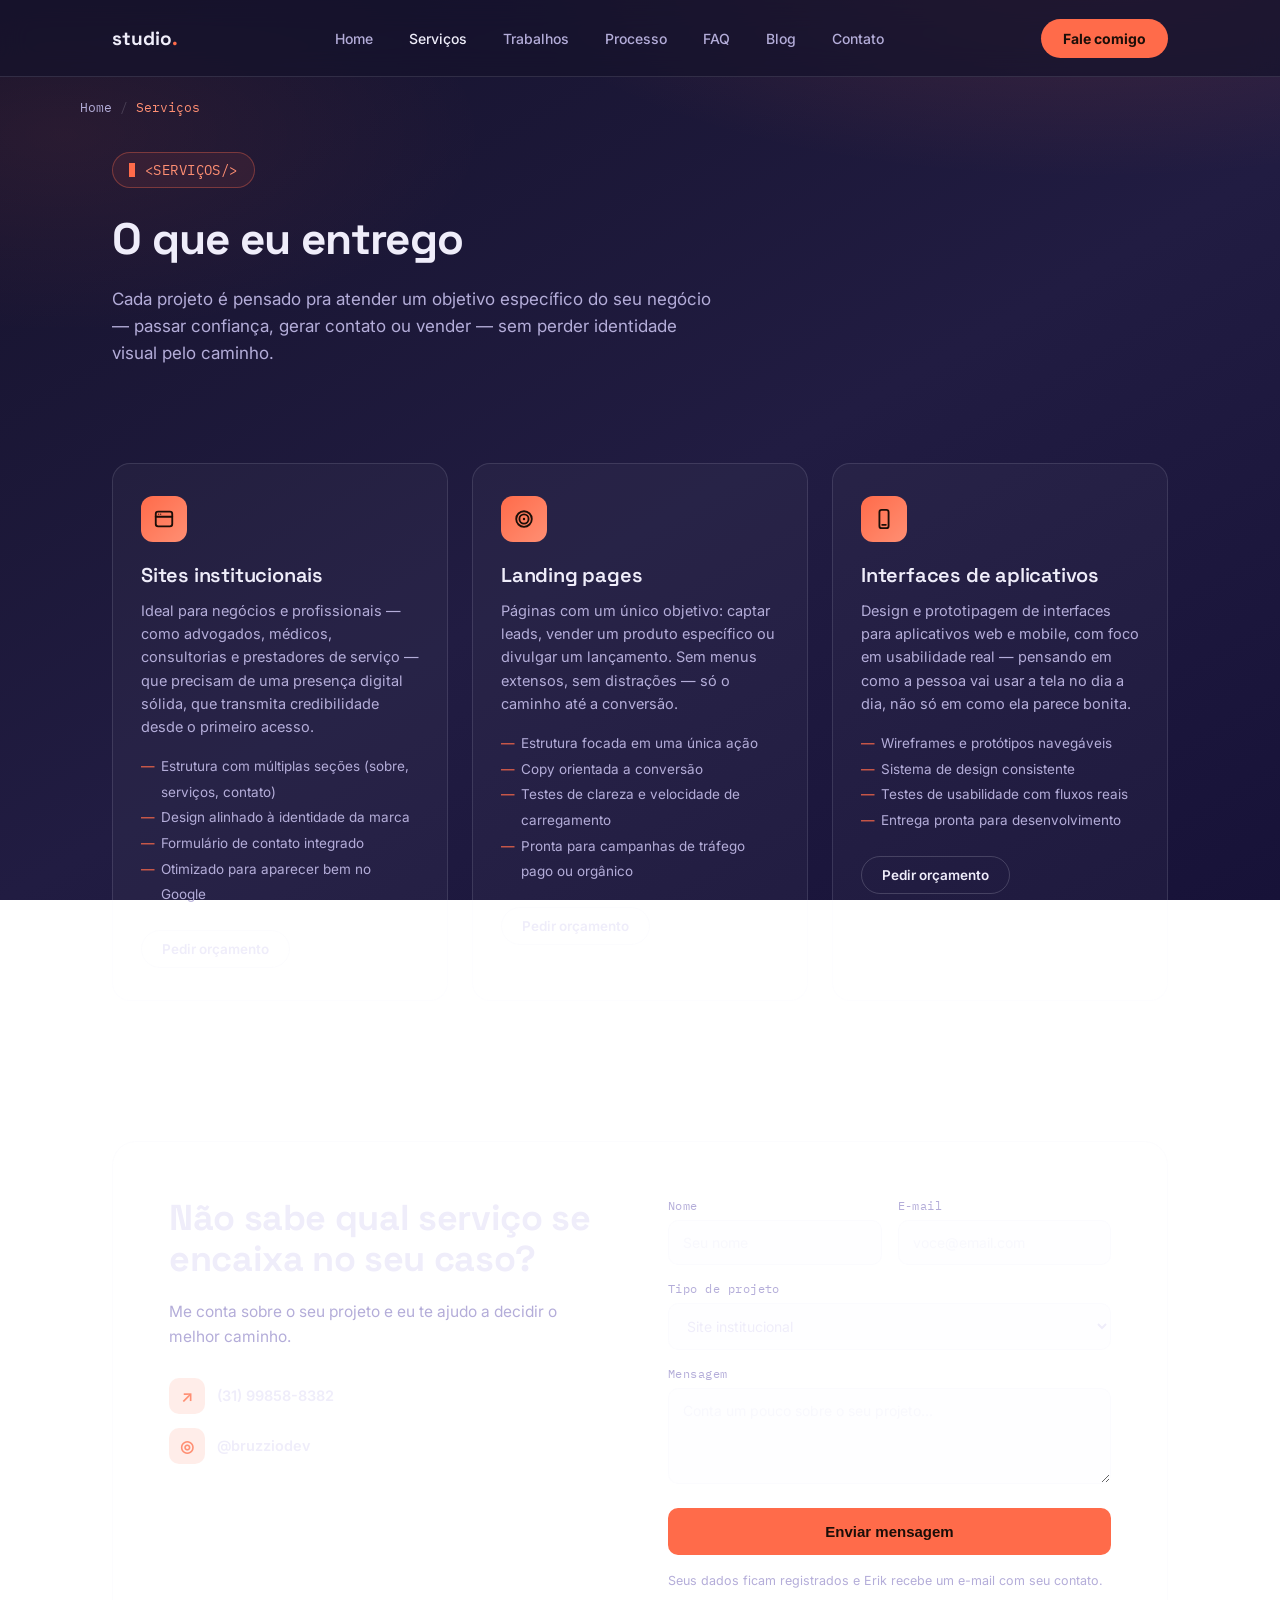
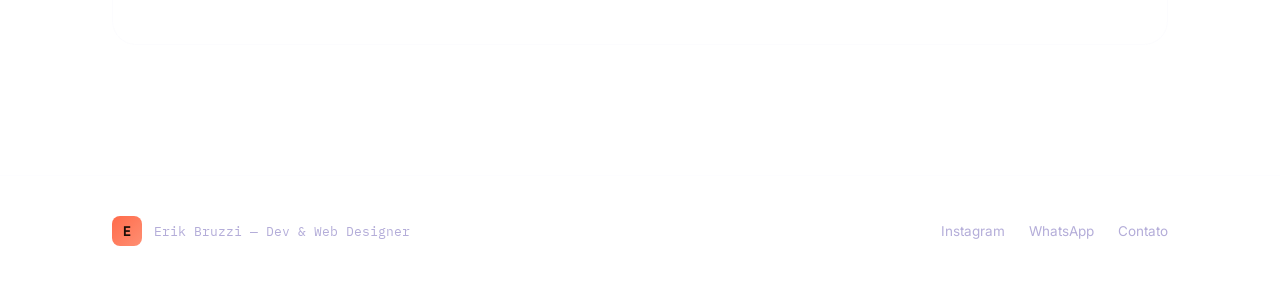
<file: servicos.html>
<!DOCTYPE html>
<html lang="pt-BR">
<head>
<meta charset="UTF-8">
<meta name="viewport" content="width=device-width, initial-scale=1.0">
<title>Serviços — Sites, Landing Pages e Interfaces de App | studio.</title>
<link rel="icon" type="image/png" sizes="32x32" href="favicon-32.png">
<link rel="icon" type="image/png" sizes="16x16" href="favicon-16.png">
<link rel="apple-touch-icon" sizes="180x180" href="apple-touch-icon.png">
<link rel="icon" type="image/x-icon" href="favicon.ico">
<meta name="description" content="Conheça os três serviços de Erik Bruzzi: sites institucionais, landing pages de conversão e interfaces de aplicativos web e mobile.">
<meta name="robots" content="index, follow, max-snippet:-1, max-image-preview:large, max-video-preview:-1">
<link rel="canonical" href="https://studioservice.netlify.app/servicos.html">

<meta property="og:title" content="Serviços — Sites, Landing Pages e Interfaces de App | studio.">
<meta property="og:description" content="Conheça os três serviços de Erik Bruzzi: sites institucionais, landing pages de conversão e interfaces de aplicativos web e mobile.">
<meta property="og:type" content="website">
<meta property="og:url" content="https://studioservice.netlify.app/servicos.html">
<meta property="og:image" content="https://studioservice.netlify.app/og-image.png">
<meta property="og:locale" content="pt_BR">
<meta name="twitter:card" content="summary_large_image">
<meta name="twitter:title" content="Serviços — Sites, Landing Pages e Interfaces de App | studio.">
<meta name="twitter:image" content="https://studioservice.netlify.app/og-image.png">

<script type="application/ld+json">
{
  "@context": "https://schema.org",
  "@graph": [
    {
      "@type": "BreadcrumbList",
      "itemListElement": [
        { "@type": "ListItem", "position": 1, "name": "Home", "item": "https://studioservice.netlify.app/" },
        { "@type": "ListItem", "position": 2, "name": "Serviços", "item": "https://studioservice.netlify.app/servicos.html" }
      ]
    },
    {
      "@type": "Service",
      "name": "Sites institucionais",
      "provider": { "@id": "https://studioservice.netlify.app/#organizacao" },
      "areaServed": { "@type": "Country", "name": "Brasil" },
      "description": "Sites institucionais que apresentam a empresa como um todo, com foco em credibilidade e confiança."
    },
    {
      "@type": "Service",
      "name": "Landing pages",
      "provider": { "@id": "https://studioservice.netlify.app/#organizacao" },
      "areaServed": { "@type": "Country", "name": "Brasil" },
      "description": "Páginas de conversão focadas em captar leads ou vender um produto específico."
    },
    {
      "@type": "Service",
      "name": "Interfaces de aplicativos",
      "provider": { "@id": "https://studioservice.netlify.app/#organizacao" },
      "areaServed": { "@type": "Country", "name": "Brasil" },
      "description": "Design e prototipagem de interfaces para aplicativos web e mobile."
    }
  ]
}
</script>

<link rel="preconnect" href="https://fonts.googleapis.com">
<link href="https://fonts.googleapis.com/css2?family=Space+Grotesk:wght@400;500;600;700&family=Inter:wght@400;500;600;700;800&family=IBM+Plex+Mono:wght@400;500&display=swap" rel="stylesheet">
<link rel="stylesheet" href="styles.css">
</head>
<body>

<header>
  <nav class="wrap">
    <div class="logo">studio<span>.</span></div>
    <div class="nav-links">
      <a href="index.html">Home</a>
      <a href="servicos.html" class="active">Serviços</a>
      <a href="trabalhos.html">Trabalhos</a>
      <a href="processo.html">Processo</a>
      <a href="faq.html">FAQ</a>
      <a href="https://blog-studiodot.netlify.app/">Blog</a>
      <a href="#contato">Contato</a>
    </div>
    <a href="#contato" class="nav-cta">Fale comigo</a>
    <button class="nav-toggle" id="navToggle" aria-label="Abrir menu" aria-expanded="false">
      <span></span><span></span><span></span>
    </button>
  </nav>
</header>

<div class="mobile-menu" id="mobileMenu">
  <div class="wrap">
      <a href="index.html">Home</a>
      <a href="servicos.html" class="active">Serviços</a>
      <a href="trabalhos.html">Trabalhos</a>
      <a href="processo.html">Processo</a>
      <a href="faq.html">FAQ</a>
      <a href="https://blog-studiodot.netlify.app/">Blog</a>
      <a href="#contato">Contato</a>
    <a href="#contato" class="btn-primary mobile-cta">Fale comigo</a>
  </div>
</div>


<div class="wrap breadcrumb">
  <a href="index.html">Home</a><span class="sep">/</span><span class="current">Serviços</span>
</div>

<section class="page-hero">
  <div class="wrap">
    <div class="eyebrow"><span class="cursor"></span>&lt;SERVIÇOS/&gt;</div>
    <h1>O que eu entrego</h1>
    <p class="page-sub">Cada projeto é pensado pra atender um objetivo específico do seu negócio — passar confiança, gerar contato ou vender — sem perder identidade visual pelo caminho.</p>
  </div>
</section>

<section class="services">
  <div class="wrap">
    <div class="services-grid">
      <div class="service-card">
        <div class="service-icon"><svg viewBox="0 0 24 24" width="22" height="22" fill="none" stroke="#1B0E08" stroke-width="2" stroke-linecap="round" stroke-linejoin="round"><rect x="3" y="4" width="18" height="16" rx="2.5"/><line x1="3" y1="9.5" x2="21" y2="9.5"/><circle cx="6.2" cy="6.7" r="0.6" fill="#1B0E08" stroke="none"/><circle cx="8.4" cy="6.7" r="0.6" fill="#1B0E08" stroke="none"/></svg></div>
        <h2>Sites institucionais</h2>
        <p>Ideal para negócios e profissionais — como advogados, médicos, consultorias e prestadores de serviço — que precisam de uma presença digital sólida, que transmita credibilidade desde o primeiro acesso.</p>
        <ul>
          <li>Estrutura com múltiplas seções (sobre, serviços, contato)</li>
          <li>Design alinhado à identidade da marca</li>
          <li>Formulário de contato integrado</li>
          <li>Otimizado para aparecer bem no Google</li>
        </ul>
        <a href="#contato" class="btn-ghost">Pedir orçamento</a>
      </div>
      <div class="service-card">
        <div class="service-icon"><svg viewBox="0 0 24 24" width="22" height="22" fill="none" stroke="#1B0E08" stroke-width="2" stroke-linecap="round" stroke-linejoin="round"><circle cx="12" cy="12" r="8.5"/><circle cx="12" cy="12" r="5"/><circle cx="12" cy="12" r="1.3" fill="#1B0E08" stroke="none"/></svg></div>
        <h2>Landing pages</h2>
        <p>Páginas com um único objetivo: captar leads, vender um produto específico ou divulgar um lançamento. Sem menus extensos, sem distrações — só o caminho até a conversão.</p>
        <ul>
          <li>Estrutura focada em uma única ação</li>
          <li>Copy orientada a conversão</li>
          <li>Testes de clareza e velocidade de carregamento</li>
          <li>Pronta para campanhas de tráfego pago ou orgânico</li>
        </ul>
        <a href="#contato" class="btn-ghost">Pedir orçamento</a>
      </div>
      <div class="service-card">
        <div class="service-icon"><svg viewBox="0 0 24 24" width="22" height="22" fill="none" stroke="#1B0E08" stroke-width="2" stroke-linecap="round" stroke-linejoin="round"><rect x="7" y="2" width="10" height="20" rx="2.5"/><line x1="10" y1="18.4" x2="14" y2="18.4"/></svg></div>
        <h2>Interfaces de aplicativos</h2>
        <p>Design e prototipagem de interfaces para aplicativos web e mobile, com foco em usabilidade real — pensando em como a pessoa vai usar a tela no dia a dia, não só em como ela parece bonita.</p>
        <ul>
          <li>Wireframes e protótipos navegáveis</li>
          <li>Sistema de design consistente</li>
          <li>Testes de usabilidade com fluxos reais</li>
          <li>Entrega pronta para desenvolvimento</li>
        </ul>
        <a href="#contato" class="btn-ghost">Pedir orçamento</a>
      </div>
    </div>
  </div>
</section>

<section class="contact" id="contato">
  <div class="wrap">
    <div class="contact-box">
      <div class="contact-left">
        <h2>Não sabe qual serviço se encaixa no seu caso?</h2>
        <p>Me conta sobre o seu projeto e eu te ajudo a decidir o melhor caminho.</p>
        <div class="contact-direct">
          <a href="https://wa.me/5531998588382" target="_blank" rel="noopener"><span class="ic">↗</span> (31) 99858-8382</a>
          <a href="https://instagram.com/bruzziodev" target="_blank" rel="noopener"><span class="ic">◎</span> @bruzziodev</a>
        </div>
      </div>

      <form id="contactForm">
        <input type="hidden" name="_subject" value="Novo contato pelo site — studio.">
        <div class="form-row">
          <div class="field">
            <label for="nome">Nome</label>
            <input type="text" id="nome" name="nome" placeholder="Seu nome" required>
          </div>
          <div class="field">
            <label for="email">E-mail</label>
            <input type="email" id="email" name="email" placeholder="voce@email.com" required>
          </div>
        </div>
        <div class="field">
          <label for="tipo">Tipo de projeto</label>
          <select id="tipo" name="tipo">
            <option>Site institucional</option>
            <option>Landing page</option>
            <option>Interface de app</option>
            <option>Outro</option>
          </select>
        </div>
        <div class="field">
          <label for="mensagem">Mensagem</label>
          <textarea id="mensagem" name="mensagem" placeholder="Conta um pouco sobre o seu projeto..." required></textarea>
        </div>
        <button type="submit" class="submit-btn" id="submitBtn">Enviar mensagem</button>
        <p class="form-note" id="formNote">Seus dados ficam registrados e Erik recebe um e-mail com seu contato.</p>
      </form>
    </div>
  </div>
</section>

<footer>
  <div class="wrap">
    <div class="footer-left">
      <div class="footer-mark">E</div>
      <span>Erik Bruzzi — Dev &amp; Web Designer</span>
    </div>
    <div class="footer-links">
      <a href="https://instagram.com/bruzziodev" target="_blank" rel="noopener">Instagram</a>
      <a href="https://wa.me/5531998588382" target="_blank" rel="noopener">WhatsApp</a>
      <a href="#contato">Contato</a>
    </div>
  </div>
</footer>

<script>
  const FORMSPREE_ENDPOINT = 'https://formspree.io/f/xppazywl';

  const form = document.getElementById('contactForm');
  const btn = document.getElementById('submitBtn');
  const note = document.getElementById('formNote');

  form.addEventListener('submit', async function(e){
    e.preventDefault();

    btn.disabled = true;
    btn.textContent = 'Enviando...';

    try {
      const response = await fetch(FORMSPREE_ENDPOINT, {
        method: 'POST',
        headers: { 'Accept': 'application/json' },
        body: new FormData(form)
      });

      if (response.ok) {
        form.reset();
        note.textContent = 'Mensagem enviada! Erik vai receber seus dados e entrar em contato em breve.';
        note.style.color = '#8FD19E';
        btn.textContent = 'Enviado ✓';
      } else {
        throw new Error('Falha no envio');
      }
    } catch (err) {
      note.textContent = 'Algo deu errado. Tente novamente ou chame no WhatsApp.';
      note.style.color = '#FF6B4A';
      btn.disabled = false;
      btn.textContent = 'Enviar mensagem';
    }
  });
</script>

<script src="script.js"></script>
</body>
</html>
</file>
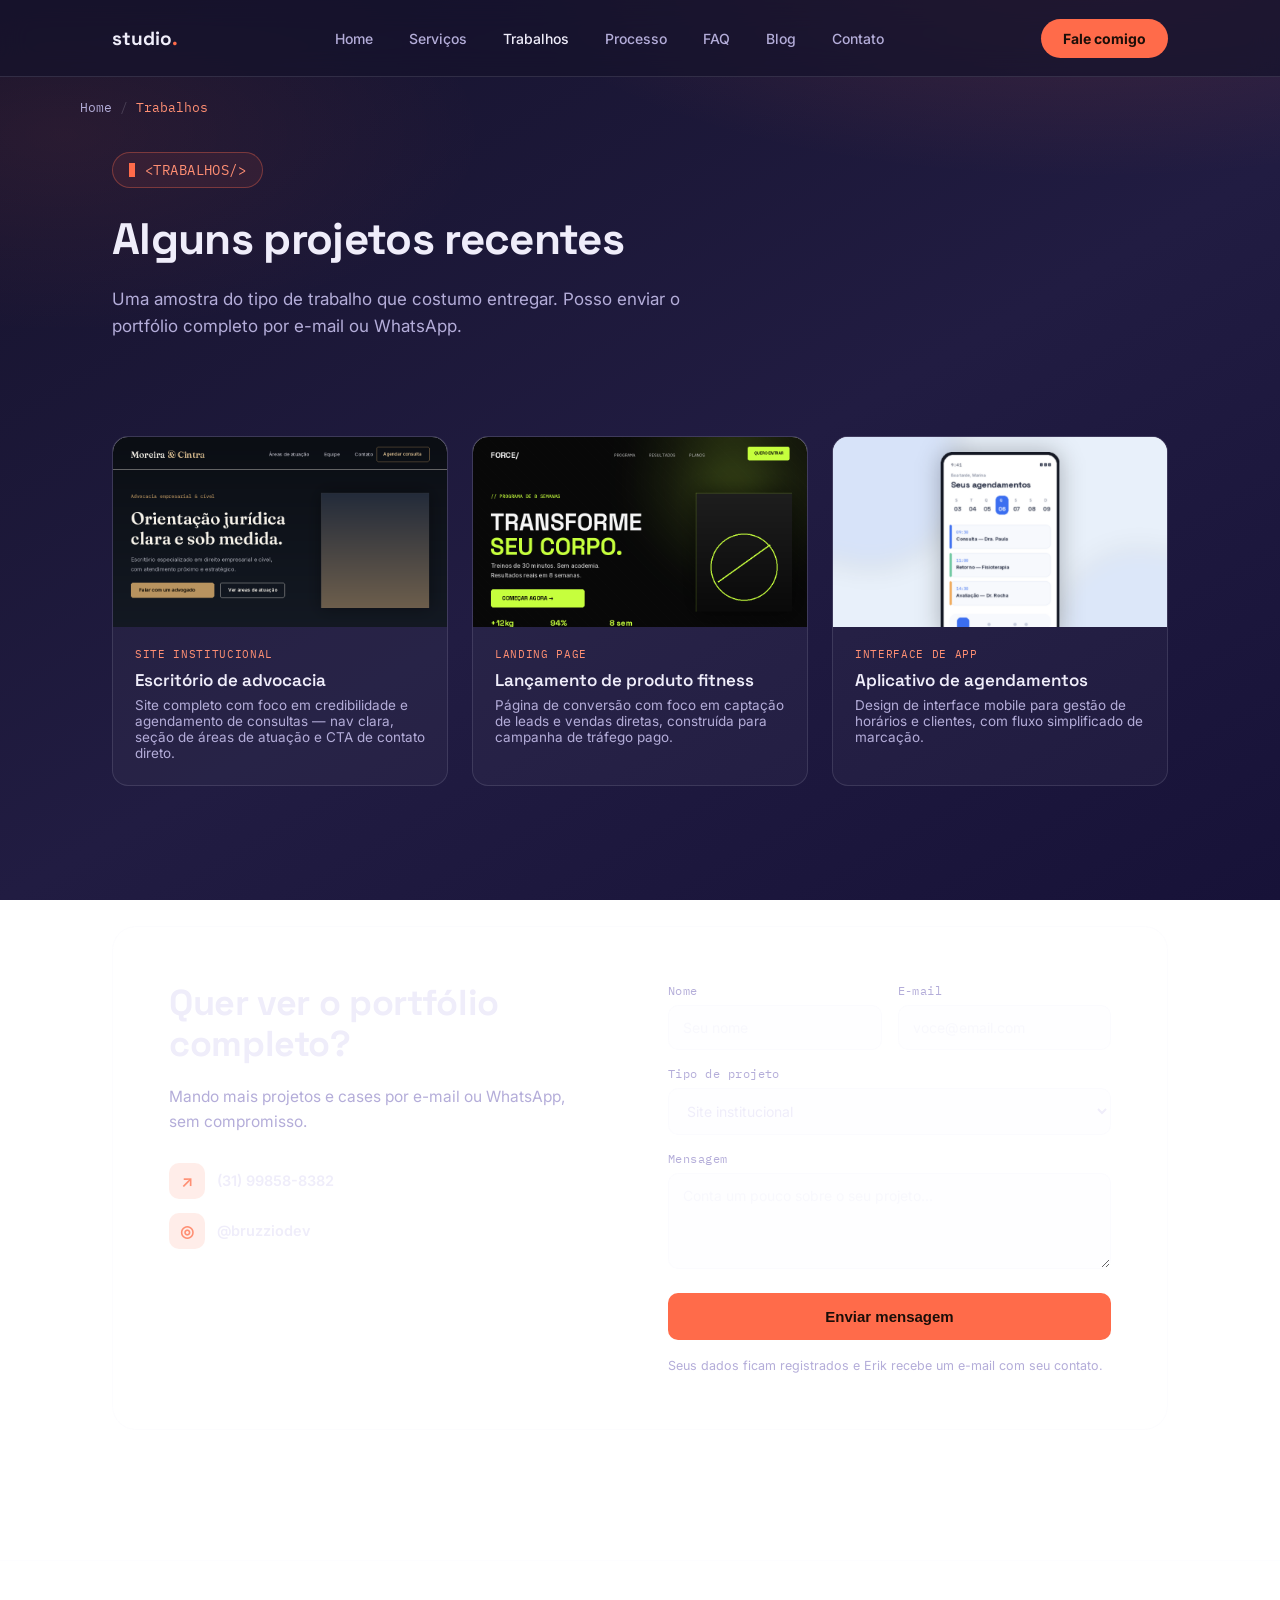
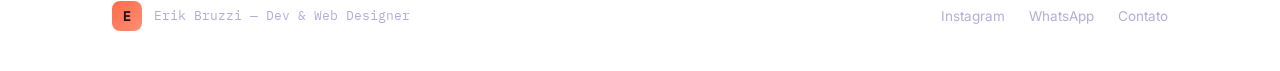
<file: trabalhos.html>
<!DOCTYPE html>
<html lang="pt-BR">
<head>
<meta charset="UTF-8">
<meta name="viewport" content="width=device-width, initial-scale=1.0">
<title>Trabalhos — Projetos de Sites e Apps | studio.</title>
<link rel="icon" type="image/png" sizes="32x32" href="favicon-32.png">
<link rel="icon" type="image/png" sizes="16x16" href="favicon-16.png">
<link rel="apple-touch-icon" sizes="180x180" href="apple-touch-icon.png">
<link rel="icon" type="image/x-icon" href="favicon.ico">
<meta name="description" content="Projetos recentes de Erik Bruzzi: sites institucionais, landing pages e interfaces de aplicativos entregues para clientes reais.">
<meta name="robots" content="index, follow, max-snippet:-1, max-image-preview:large, max-video-preview:-1">
<link rel="canonical" href="https://studioservice.netlify.app/trabalhos.html">

<meta property="og:title" content="Trabalhos — Projetos de Sites e Apps | studio.">
<meta property="og:description" content="Projetos recentes de Erik Bruzzi: sites institucionais, landing pages e interfaces de aplicativos entregues para clientes reais.">
<meta property="og:type" content="website">
<meta property="og:url" content="https://studioservice.netlify.app/trabalhos.html">
<meta property="og:image" content="https://studioservice.netlify.app/og-image.png">
<meta property="og:locale" content="pt_BR">
<meta name="twitter:card" content="summary_large_image">
<meta name="twitter:title" content="Trabalhos — Projetos de Sites e Apps | studio.">
<meta name="twitter:image" content="https://studioservice.netlify.app/og-image.png">

<script type="application/ld+json">
{
  "@context": "https://schema.org",
  "@type": "BreadcrumbList",
  "itemListElement": [
    { "@type": "ListItem", "position": 1, "name": "Home", "item": "https://studioservice.netlify.app/" },
    { "@type": "ListItem", "position": 2, "name": "Trabalhos", "item": "https://studioservice.netlify.app/trabalhos.html" }
  ]
}
</script>

<link rel="preconnect" href="https://fonts.googleapis.com">
<link href="https://fonts.googleapis.com/css2?family=Space+Grotesk:wght@400;500;600;700&family=Inter:wght@400;500;600;700;800&family=IBM+Plex+Mono:wght@400;500&display=swap" rel="stylesheet">
<link rel="stylesheet" href="styles.css">
</head>
<body>

<header>
  <nav class="wrap">
    <div class="logo">studio<span>.</span></div>
    <div class="nav-links">
      <a href="index.html">Home</a>
      <a href="servicos.html">Serviços</a>
      <a href="trabalhos.html" class="active">Trabalhos</a>
      <a href="processo.html">Processo</a>
      <a href="faq.html">FAQ</a>
      <a href="https://blog-studiodot.netlify.app/">Blog</a>
      <a href="#contato">Contato</a>
    </div>
    <a href="#contato" class="nav-cta">Fale comigo</a>
    <button class="nav-toggle" id="navToggle" aria-label="Abrir menu" aria-expanded="false">
      <span></span><span></span><span></span>
    </button>
  </nav>
</header>

<div class="mobile-menu" id="mobileMenu">
  <div class="wrap">
      <a href="index.html">Home</a>
      <a href="servicos.html">Serviços</a>
      <a href="trabalhos.html" class="active">Trabalhos</a>
      <a href="processo.html">Processo</a>
      <a href="faq.html">FAQ</a>
      <a href="https://blog-studiodot.netlify.app/">Blog</a>
      <a href="#contato">Contato</a>
    <a href="#contato" class="btn-primary mobile-cta">Fale comigo</a>
  </div>
</div>


<div class="wrap breadcrumb">
  <a href="index.html">Home</a><span class="sep">/</span><span class="current">Trabalhos</span>
</div>

<section class="page-hero">
  <div class="wrap">
    <div class="eyebrow"><span class="cursor"></span>&lt;TRABALHOS/&gt;</div>
    <h1>Alguns projetos recentes</h1>
    <p class="page-sub">Uma amostra do tipo de trabalho que costumo entregar. Posso enviar o portfólio completo por e-mail ou WhatsApp.</p>
  </div>
</section>

<section class="work">
  <div class="wrap">
    <div class="work-grid">
      <div class="work-card">
        <div class="work-thumb">
          <img src="work-advocacia.png" alt="Site institucional para escritório de advocacia, com paleta azul-marinho e dourado" loading="lazy">
        </div>
        <div class="work-body">
          <span class="tag">Site institucional</span>
          <h3>Escritório de advocacia</h3>
          <p>Site completo com foco em credibilidade e agendamento de consultas — nav clara, seção de áreas de atuação e CTA de contato direto.</p>
        </div>
      </div>
      <div class="work-card">
        <div class="work-thumb">
          <img src="work-fitness.png" alt="Landing page de lançamento de produto fitness, com paleta preto e verde-limão" loading="lazy">
        </div>
        <div class="work-body">
          <span class="tag">Landing page</span>
          <h3>Lançamento de produto fitness</h3>
          <p>Página de conversão com foco em captação de leads e vendas diretas, construída para campanha de tráfego pago.</p>
        </div>
      </div>
      <div class="work-card">
        <div class="work-thumb">
          <img src="work-agendamento.png" alt="Interface mobile de aplicativo de agendamentos, com paleta azul suave e branco" loading="lazy">
        </div>
        <div class="work-body">
          <span class="tag">Interface de app</span>
          <h3>Aplicativo de agendamentos</h3>
          <p>Design de interface mobile para gestão de horários e clientes, com fluxo simplificado de marcação.</p>
        </div>
      </div>
    </div>
  </div>
</section>

<section class="contact" id="contato">
  <div class="wrap">
    <div class="contact-box">
      <div class="contact-left">
        <h2>Quer ver o portfólio completo?</h2>
        <p>Mando mais projetos e cases por e-mail ou WhatsApp, sem compromisso.</p>
        <div class="contact-direct">
          <a href="https://wa.me/5531998588382" target="_blank" rel="noopener"><span class="ic">↗</span> (31) 99858-8382</a>
          <a href="https://instagram.com/bruzziodev" target="_blank" rel="noopener"><span class="ic">◎</span> @bruzziodev</a>
        </div>
      </div>

      <form id="contactForm">
        <input type="hidden" name="_subject" value="Novo contato pelo site — studio.">
        <div class="form-row">
          <div class="field">
            <label for="nome">Nome</label>
            <input type="text" id="nome" name="nome" placeholder="Seu nome" required>
          </div>
          <div class="field">
            <label for="email">E-mail</label>
            <input type="email" id="email" name="email" placeholder="voce@email.com" required>
          </div>
        </div>
        <div class="field">
          <label for="tipo">Tipo de projeto</label>
          <select id="tipo" name="tipo">
            <option>Site institucional</option>
            <option>Landing page</option>
            <option>Interface de app</option>
            <option>Outro</option>
          </select>
        </div>
        <div class="field">
          <label for="mensagem">Mensagem</label>
          <textarea id="mensagem" name="mensagem" placeholder="Conta um pouco sobre o seu projeto..." required></textarea>
        </div>
        <button type="submit" class="submit-btn" id="submitBtn">Enviar mensagem</button>
        <p class="form-note" id="formNote">Seus dados ficam registrados e Erik recebe um e-mail com seu contato.</p>
      </form>
    </div>
  </div>
</section>

<footer>
  <div class="wrap">
    <div class="footer-left">
      <div class="footer-mark">E</div>
      <span>Erik Bruzzi — Dev &amp; Web Designer</span>
    </div>
    <div class="footer-links">
      <a href="https://instagram.com/bruzziodev" target="_blank" rel="noopener">Instagram</a>
      <a href="https://wa.me/5531998588382" target="_blank" rel="noopener">WhatsApp</a>
      <a href="#contato">Contato</a>
    </div>
  </div>
</footer>

<script>
  const FORMSPREE_ENDPOINT = 'https://formspree.io/f/xppazywl';

  const form = document.getElementById('contactForm');
  const btn = document.getElementById('submitBtn');
  const note = document.getElementById('formNote');

  form.addEventListener('submit', async function(e){
    e.preventDefault();

    btn.disabled = true;
    btn.textContent = 'Enviando...';

    try {
      const response = await fetch(FORMSPREE_ENDPOINT, {
        method: 'POST',
        headers: { 'Accept': 'application/json' },
        body: new FormData(form)
      });

      if (response.ok) {
        form.reset();
        note.textContent = 'Mensagem enviada! Erik vai receber seus dados e entrar em contato em breve.';
        note.style.color = '#8FD19E';
        btn.textContent = 'Enviado ✓';
      } else {
        throw new Error('Falha no envio');
      }
    } catch (err) {
      note.textContent = 'Algo deu errado. Tente novamente ou chame no WhatsApp.';
      note.style.color = '#FF6B4A';
      btn.disabled = false;
      btn.textContent = 'Enviar mensagem';
    }
  });
</script>

<script src="script.js"></script>
</body>
</html>
</file>
<file: styles.css>
:root{
  --bg1:#15122B;
  --bg2:#211C42;
  --coral:#FF6B4A;
  --coral-soft:#FF8F73;
  --surface:#F4F1FB;
  --ink:#181425;
  --ink-soft:#5C5678;
  --lilac:#B4ADD9;
  --off-white:#EFEDFA;
  --line: rgba(239,237,250,0.12);
  --line-strong: rgba(239,237,250,0.18);
}
*{box-sizing:border-box; margin:0; padding:0;}
html{scroll-behavior:smooth;}
body{
  font-family:'Inter',sans-serif;
  background:
    radial-gradient(85% 45% at 85% -5%, rgba(255,107,74,0.16) 0%, rgba(255,107,74,0) 55%),
    radial-gradient(60% 40% at 5% 15%, rgba(255,107,74,0.08) 0%, rgba(0,0,0,0) 55%),
    linear-gradient(150deg, var(--bg1) 0%, var(--bg2) 55%, #171238 100%);
  background-attachment:fixed;
  color:var(--off-white);
  min-height:100vh;
}
a{color:inherit; text-decoration:none;}
img,svg{display:block;}
section{ position:relative; }
.wrap{ max-width:1120px; margin:0 auto; padding:0 32px; }

::selection{ background:var(--coral); color:#1B0E08; }

/* ---------- NAV ---------- */
header{
  position:sticky; top:0; z-index:50;
  backdrop-filter:blur(14px);
  background:rgba(21,18,43,0.72);
  border-bottom:1px solid var(--line);
}
nav.wrap{
  display:flex; align-items:center; justify-content:space-between;
  height:76px;
}
.logo{
  font-family:'Space Grotesk', sans-serif; font-weight:700; font-size:19px;
}
.logo span{ color:var(--coral); }
.nav-links{
  display:flex; align-items:center; gap:36px;
  font-size:14px; font-weight:500; color:var(--lilac);
}
.nav-links a:hover{ color:var(--off-white); }
.nav-links a.active{ color:var(--off-white); }
.nav-cta{
  background:var(--coral); color:#1B0E08;
  font-size:14px; font-weight:700;
  padding:11px 22px; border-radius:999px;
}

/* ---------- MOBILE NAV TOGGLE ---------- */
.nav-toggle{
  display:none;
  flex-direction:column;
  justify-content:center;
  gap:5px;
  width:40px; height:40px;
  background:none; border:none; cursor:pointer;
  padding:0; margin-left:12px;
  position:relative; z-index:70;
}
.nav-toggle span{
  display:block; width:22px; height:2px; margin:0 auto;
  background:var(--off-white); border-radius:2px;
  transition:transform .25s ease, opacity .2s ease;
}
.nav-toggle.open span:nth-child(1){ transform:translateY(7px) rotate(45deg); }
.nav-toggle.open span:nth-child(2){ opacity:0; }
.nav-toggle.open span:nth-child(3){ transform:translateY(-7px) rotate(-45deg); }

.mobile-menu{
  display:none;
}

/* ---------- BREADCRUMB (inner pages) ---------- */
.breadcrumb{
  padding:22px 0 0;
  font-family:'IBM Plex Mono', monospace;
  font-size:13px; color:var(--lilac);
}
.breadcrumb a{ color:var(--lilac); }
.breadcrumb a:hover{ color:var(--off-white); }
.breadcrumb .sep{ margin:0 8px; color:var(--line-strong); }
.breadcrumb .current{ color:var(--coral-soft); }

/* ---------- HERO (home) ---------- */
.hero{ padding:96px 0 120px; overflow:hidden; }
.hero .wrap{
  display:grid; grid-template-columns:1.05fr 0.95fr; gap:40px; align-items:center;
}
.eyebrow{
  display:inline-flex; align-items:center; gap:10px;
  font-family:'IBM Plex Mono', monospace;
  font-size:14px; letter-spacing:0.03em; color:var(--coral-soft);
  border:1px solid rgba(255,107,74,0.35);
  background:rgba(255,107,74,0.08);
  padding:8px 16px; border-radius:999px;
  margin-bottom:28px;
}
.eyebrow .cursor{
  width:6px; height:14px; background:var(--coral); display:inline-block;
  animation:blink 1.1s steps(1) infinite;
}
@keyframes blink{ 50%{opacity:0;} }
h1{
  font-family:'Space Grotesk', sans-serif; font-weight:700;
  font-size:52px; line-height:1.08; letter-spacing:-0.015em;
  margin-bottom:22px;
}
h1 .hl{ color:var(--coral); }
.hero-sub{
  font-size:17px; color:var(--lilac); line-height:1.6; max-width:460px; margin-bottom:34px;
}
.hero-btns{ display:flex; gap:14px; flex-wrap:wrap; }
.btn-primary{
  background:var(--coral); color:#1B0E08; font-weight:700; font-size:15px;
  padding:15px 28px; border-radius:999px;
  box-shadow:0 16px 30px -10px rgba(255,107,74,0.55);
  display:inline-block;
}
.btn-ghost{
  border:1.5px solid var(--line-strong); color:var(--off-white); font-weight:600; font-size:15px;
  padding:14px 27px; border-radius:999px;
  display:inline-block;
}

.hero-visual{ position:relative; height:420px; }
.glow-link{
  position:absolute; top:38%; left:36%; width:260px; height:180px;
  background: radial-gradient(closest-side, rgba(255,107,74,0.35), rgba(255,107,74,0));
  filter: blur(10px); z-index:0;
}
.browser-wrap{ position:absolute; top:10px; left:0; width:340px; transform:rotate(-4deg); z-index:1; }
.browser{ border-radius:13px; background:var(--surface); box-shadow:0 40px 70px -18px rgba(0,0,0,0.6); overflow:hidden; }
.browser-top{ height:32px; background:#E7E3F6; display:flex; align-items:center; gap:12px; padding:0 12px; border-bottom:1px solid rgba(24,20,37,0.08); }
.traffic{ display:flex; gap:5px; }
.traffic span{ width:8px;height:8px;border-radius:50%; display:block; }
.traffic .r{background:#E4675E;} .traffic .y{background:#E5B75B;} .traffic .g{background:#63C069;}
.urlbar{ flex:1; height:18px; background:#F8F6FD; border-radius:5px; display:flex; align-items:center; padding:0 8px; font-family:'IBM Plex Mono', monospace; font-size:9px; color:var(--ink-soft); }
.site{ padding:20px 22px 24px; }
.site-nav{ display:flex; align-items:center; justify-content:space-between; margin-bottom:18px; }
.site-logo{ font-family:'Space Grotesk', sans-serif; font-weight:700; font-size:13px; color:var(--ink); }
.site-logo span{ color:var(--coral); }
.site-links{ display:flex; gap:10px; font-size:9px; color:var(--ink-soft); font-weight:500; }
.site-cta{ background:var(--ink); color:var(--surface); font-size:9px; font-weight:600; padding:6px 10px; border-radius:5px; }
.site-hero-title{ font-family:'Space Grotesk', sans-serif; font-weight:700; font-size:19px; color:var(--ink); line-height:1.15; margin-bottom:10px; max-width:85%; }
.line{ height:5px; border-radius:3px; background:rgba(24,20,37,0.10); margin-bottom:5px; }
.line.w1{width:88%;} .line.w2{width:60%;}

.phone-wrap{ position:absolute; top:96px; right:0; width:190px; transform:rotate(7deg); z-index:2; }
.phone{ width:100%; border-radius:26px; background:#0F0D1E; padding:9px; box-shadow:0 40px 70px -16px rgba(0,0,0,0.7), 0 0 0 1px rgba(239,237,250,0.06); }
.phone-screen{ background:var(--surface); border-radius:18px; overflow:hidden; padding-bottom:10px; }
.phone-status{ display:flex; justify-content:space-between; padding:10px 14px 6px; font-family:'IBM Plex Mono', monospace; font-size:8px; color:var(--ink-soft); }
.phone-header{ padding:4px 14px 10px; font-family:'Space Grotesk', sans-serif; font-weight:700; font-size:12px; color:var(--ink); }
.app-card{ margin:0 11px 8px; padding:9px; background:#FFFFFF; border-radius:10px; box-shadow:0 6px 14px -8px rgba(24,20,37,0.18); display:flex; gap:8px; align-items:center; }
.app-card .thumb{ width:26px; height:26px; border-radius:7px; background:linear-gradient(135deg, var(--coral), #FFB199); flex-shrink:0; }
.app-card .meta{ flex:1; }
.app-card .l1{ height:5px; width:78%; border-radius:3px; background:rgba(24,20,37,0.14); margin-bottom:4px;}
.app-card .l2{ height:4px; width:50%; border-radius:3px; background:rgba(24,20,37,0.08);}

.trust-row{
  display:flex; gap:40px; margin-top:56px; flex-wrap:wrap;
}
.trust-item .num{ font-family:'Space Grotesk', sans-serif; font-weight:700; font-size:28px; color:var(--off-white); }
.trust-item .lbl{ font-family:'IBM Plex Mono', monospace; font-size:12px; color:var(--lilac); margin-top:4px; }

/* ---------- PAGE HERO (inner pages) ---------- */
.page-hero{ padding:36px 0 76px; }
.page-hero h1{ font-size:44px; }
.page-hero .page-sub{ color:var(--lilac); font-size:17px; line-height:1.6; max-width:600px; }

/* ---------- SECTION HEADER ---------- */
.section-head{ max-width:560px; margin-bottom:56px; }
.section-tag{
  font-family:'IBM Plex Mono', monospace; font-size:13px; color:var(--coral-soft);
  letter-spacing:0.12em; text-transform:uppercase; margin-bottom:14px; display:block;
}
h2{ font-family:'Space Grotesk', sans-serif; font-weight:700; font-size:36px; line-height:1.15; letter-spacing:-0.01em; }
.section-sub{ color:var(--lilac); font-size:16px; margin-top:14px; line-height:1.6; }

/* ---------- SERVICES ---------- */
.services{ padding:20px 0 120px; }
.services-grid{ display:grid; grid-template-columns:repeat(3, 1fr); gap:24px; }
.service-card{
  border:1px solid var(--line); background:rgba(239,237,250,0.03);
  border-radius:18px; padding:32px 28px; transition:border-color .2s;
}
.service-card:hover{ border-color:var(--line-strong); }
.service-icon{
  width:46px; height:46px; border-radius:12px;
  background:linear-gradient(135deg, var(--coral), var(--coral-soft));
  display:flex; align-items:center; justify-content:center;
  font-family:'Space Grotesk', sans-serif; font-weight:700; color:#1B0E08; font-size:18px;
  margin-bottom:22px;
}
.service-card h2, .service-card h3{ font-family:'Space Grotesk', sans-serif; font-weight:600; font-size:20px; margin-bottom:12px; }
.service-card p{ color:var(--lilac); font-size:14.5px; line-height:1.6; }
.service-card ul{ margin-top:16px; padding-left:0; list-style:none; }
.service-card li{ color:var(--lilac); font-size:13.5px; line-height:1.9; padding-left:20px; position:relative; }
.service-card li::before{ content:"—"; color:var(--coral); position:absolute; left:0; }
.service-card .btn-ghost{ margin-top:22px; font-size:13.5px; padding:10px 20px; }

/* ---------- WORK ---------- */
.work{ padding:20px 0 120px; }
.work-grid{ display:grid; grid-template-columns:repeat(3, 1fr); gap:24px; }
.work-card{
  border-radius:16px; overflow:hidden; border:1px solid var(--line);
  background:rgba(239,237,250,0.03);
}
.work-thumb{
  height:190px; background:var(--surface); position:relative; overflow:hidden;
}
.work-thumb img{ width:100%; height:100%; object-fit:cover; object-position:top; display:block; transition:transform .3s; }
.work-card:hover .work-thumb img{ transform:scale(1.04); }
.work-body{ padding:20px 22px 24px; }
.work-body .tag{
  font-family:'IBM Plex Mono', monospace; font-size:11px; color:var(--coral-soft);
  letter-spacing:0.06em; text-transform:uppercase; margin-bottom:8px; display:block;
}
.work-body h3{ font-family:'Space Grotesk', sans-serif; font-weight:600; font-size:17px; margin-bottom:6px; }
.work-body p{ font-size:13.5px; color:var(--lilac); }

/* ---------- PROCESS ---------- */
.process{ padding:20px 0 120px; }
.process-grid{ display:grid; grid-template-columns:repeat(4, 1fr); gap:22px; }
.process-step{ position:relative; padding-top:8px; }
.process-step .n{
  font-family:'Space Grotesk', sans-serif; font-weight:700; font-size:15px;
  color:var(--coral); border:1px solid rgba(255,107,74,0.4);
  width:34px; height:34px; border-radius:10px; display:flex; align-items:center; justify-content:center;
  margin-bottom:18px;
}
.process-step h3{ font-family:'Space Grotesk', sans-serif; font-weight:600; font-size:16.5px; margin-bottom:8px; }
.process-step p{ font-size:13.5px; color:var(--lilac); line-height:1.55; }

/* ---------- FAQ ---------- */
.faq{ padding:20px 0 120px; }
.faq-list{ display:flex; flex-direction:column; gap:14px; max-width:760px; }
.faq-item{
  border:1px solid var(--line); background:rgba(239,237,250,0.03);
  border-radius:16px; padding:26px 28px;
}
.faq-item h2, .faq-item h3{
  font-family:'Space Grotesk', sans-serif; font-weight:600; font-size:17px;
  margin-bottom:10px; display:flex; align-items:baseline; gap:10px;
}
.faq-item h2::before, .faq-item h3::before{
  content:"?"; color:var(--coral); font-weight:700; flex-shrink:0;
}
.faq-item p{ color:var(--lilac); font-size:14.5px; line-height:1.65; padding-left:22px; }

/* ---------- CTA BANNER ---------- */
.cta-banner{ padding:0 0 120px; }
.cta-box{
  border:1px solid var(--line-strong);
  background:rgba(239,237,250,0.04);
  border-radius:24px; padding:56px;
  display:flex; align-items:center; justify-content:space-between; gap:32px; flex-wrap:wrap;
}
.cta-box h2{ font-size:28px; margin-bottom:8px; }
.cta-box p{ color:var(--lilac); font-size:15px; }

/* ---------- CONTACT ---------- */
.contact{ padding:20px 0 130px; }
.contact-box{
  border:1px solid var(--line-strong);
  background:rgba(239,237,250,0.04);
  border-radius:24px; padding:56px;
  display:grid; grid-template-columns:1fr 1fr; gap:56px;
}
.contact-left h1, .contact-left h2{ margin-bottom:18px; }
.contact-left p{ color:var(--lilac); font-size:15.5px; line-height:1.65; margin-bottom:28px; max-width:400px; }
.contact-direct{ display:flex; flex-direction:column; gap:14px; }
.contact-direct a{
  display:flex; align-items:center; gap:12px;
  font-size:14.5px; font-weight:600; color:var(--off-white);
}
.contact-direct .ic{
  width:36px; height:36px; border-radius:10px; background:rgba(255,107,74,0.12);
  display:flex; align-items:center; justify-content:center; color:var(--coral-soft); font-size:16px;
}

form{ display:flex; flex-direction:column; gap:16px; }
.form-row{ display:flex; gap:16px; }
label{ font-family:'IBM Plex Mono', monospace; font-size:11.5px; color:var(--lilac); letter-spacing:0.04em; margin-bottom:7px; display:block; }
input, select, textarea{
  width:100%; background:rgba(239,237,250,0.06); border:1px solid var(--line-strong);
  border-radius:10px; padding:13px 14px; color:var(--off-white); font-family:'Inter', sans-serif; font-size:14px;
  outline:none;
}
select option{
  color:#181425; background:#F4F1FB;
}
input::placeholder, textarea::placeholder{ color:rgba(239,237,250,0.35); }
input:focus, select:focus, textarea:focus{ border-color:var(--coral); }
textarea{ resize:vertical; min-height:96px; }
.field{ flex:1; }
.submit-btn{
  background:var(--coral); color:#1B0E08; font-weight:700; font-size:15px;
  padding:15px; border-radius:10px; border:none; cursor:pointer; margin-top:4px;
  transition:filter .15s;
}
.submit-btn:hover{ filter:brightness(1.08); }
.form-note{ font-size:12.5px; color:var(--lilac); margin-top:2px; }

/* ---------- FOOTER ---------- */
footer{ border-top:1px solid var(--line); padding:40px 0; }
footer .wrap{ display:flex; align-items:center; justify-content:space-between; flex-wrap:wrap; gap:16px; }
.footer-left{ display:flex; align-items:center; gap:12px; }
.footer-mark{
  width:30px; height:30px; border-radius:8px;
  background:linear-gradient(135deg, var(--coral), var(--coral-soft));
  display:flex; align-items:center; justify-content:center;
  font-family:'Space Grotesk', sans-serif; font-weight:700; font-size:14px; color:#1B0E08;
}
.footer-left span{ font-size:13px; color:var(--lilac); font-family:'IBM Plex Mono', monospace; }
.footer-links{ display:flex; gap:24px; font-size:13.5px; color:var(--lilac); }
.footer-links a:hover{ color:var(--off-white); }

/* ---------- RESPONSIVE ---------- */
@media (max-width:860px){
  .nav-links{ display:none; }
  .nav-toggle{ display:flex; }
  .mobile-menu{
    display:block;
    position:fixed; top:76px; left:0; right:0; bottom:0;
    background:#100D22;
    z-index:60;
    overflow-y:auto;
    border-top:1px solid var(--line);
    opacity:0; visibility:hidden; pointer-events:none;
    transform:translateY(-6px);
    transition:opacity .2s ease, transform .2s ease, visibility .2s;
  }
  .mobile-menu.open{
    opacity:1; visibility:visible; pointer-events:auto; transform:translateY(0);
  }
  .mobile-menu .wrap{
    padding-top:12px; padding-bottom:40px;
    display:flex; flex-direction:column;
  }
  .mobile-menu a{
    font-family:'Space Grotesk', sans-serif;
    font-size:21px; font-weight:600; color:var(--off-white);
    padding:18px 0; border-bottom:1px solid var(--line);
  }
  .mobile-menu a.active{ color:var(--coral-soft); }
  .mobile-menu .mobile-cta{
    margin-top:24px; text-align:center; border:none;
    font-family:'Inter', sans-serif; font-size:15px;
  }
  .hero .wrap{ grid-template-columns:1fr; }
  .hero-visual{ height:320px; margin-top:20px; }
  .browser-wrap{ width:280px; }
  .phone-wrap{ width:150px; top:120px; }
  h1{ font-size:38px; }
  .page-hero h1{ font-size:32px; }
  .services-grid, .work-grid{ grid-template-columns:1fr; }
  .process-grid{ grid-template-columns:1fr 1fr; }
  .contact-box{ grid-template-columns:1fr; padding:32px 24px; }
  .cta-box{ padding:32px 24px; }
  .form-row{ flex-direction:column; }
  .trust-row{ gap:28px; }
}
</file>
